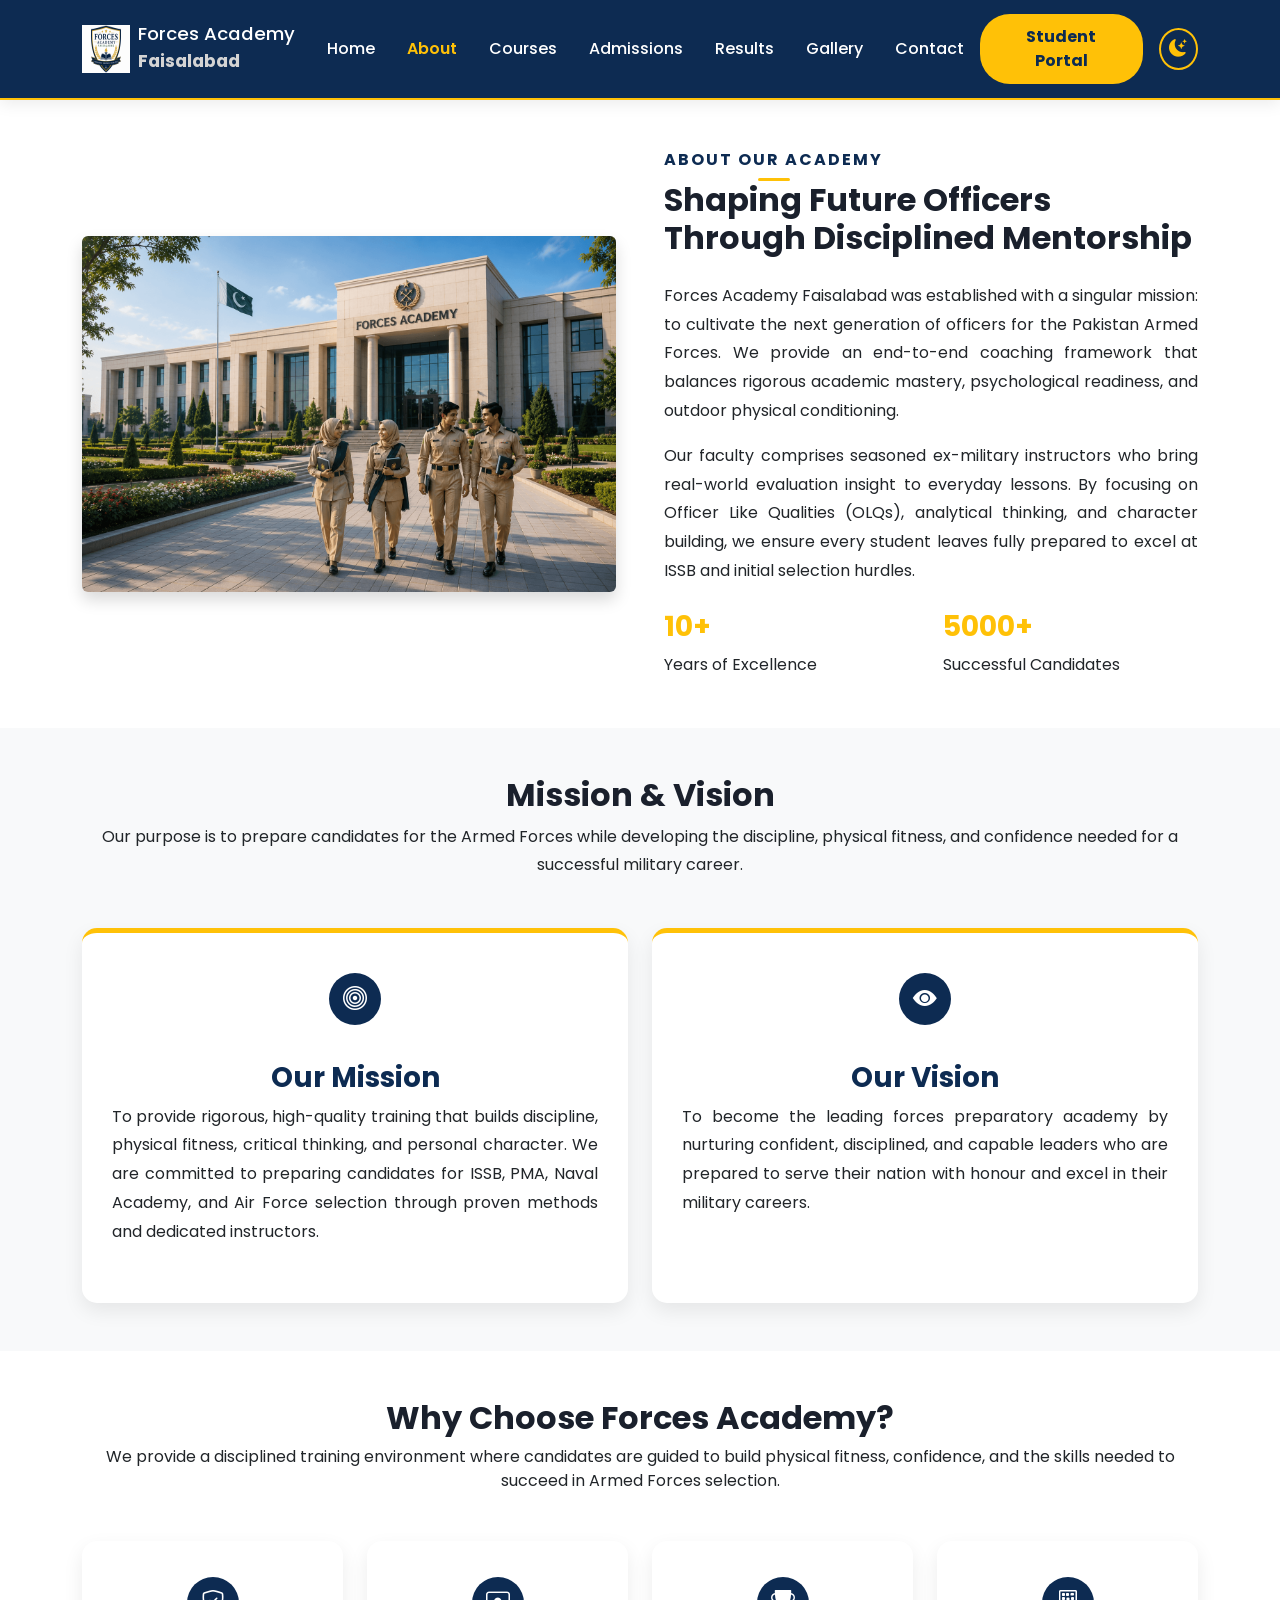
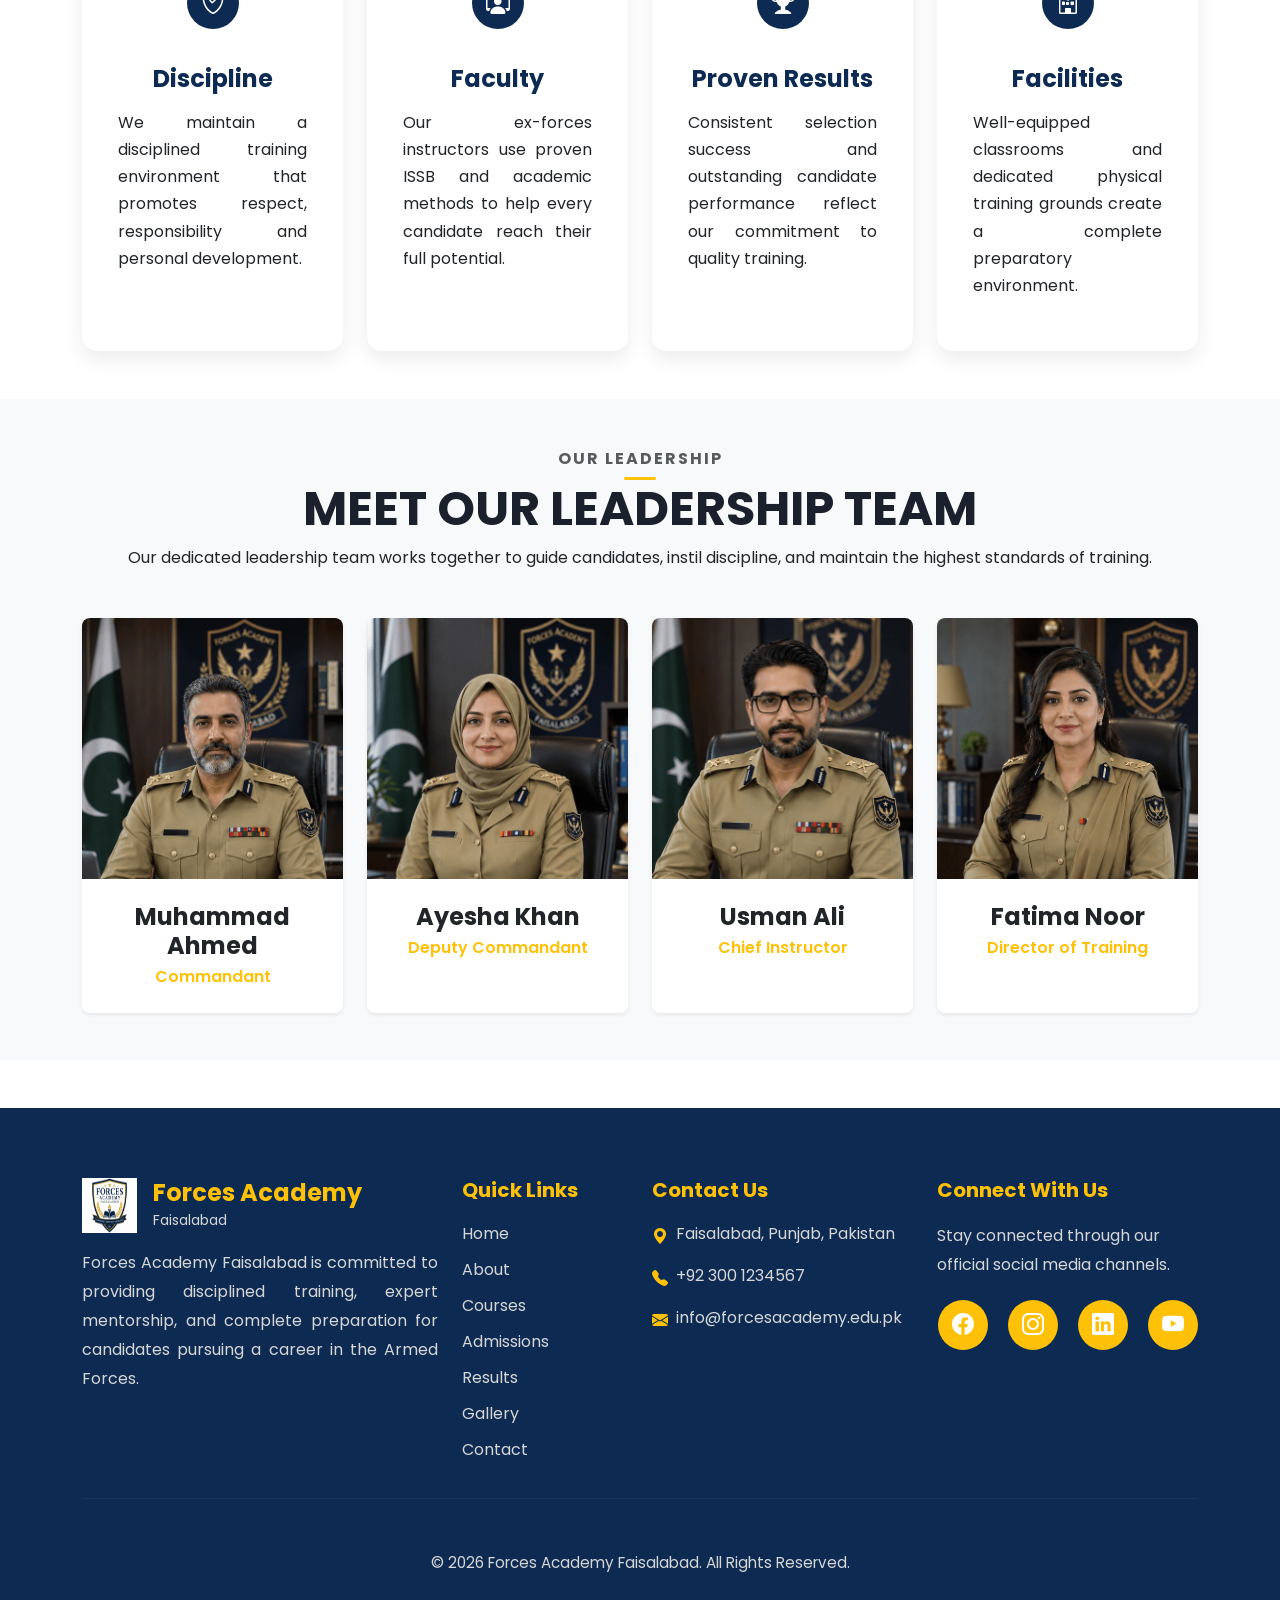
<file: about.html>
<!DOCTYPE html>
<html lang="en">

<head>
    <meta charset="UTF-8">
    <meta name="viewport" content="width=device-width, initial-scale=1.0">

<link rel="icon" type="image/svg+xml" href="images/favicon.svg">
    <title>About | Forces Academy Faisalabad</title>
<meta name="description" content="Learn about Forces Academy Faisalabad's mission, vision, and experienced ex-military faculty dedicated to preparing future officers for the Armed Forces.">
<meta name="keywords" content="Forces Academy Faisalabad, about forces academy, ex-forces instructors Faisalabad, ISSB training institute, mission and vision military academy">
<meta property="og:title" content="About | Forces Academy Faisalabad">
<meta property="og:description" content="Learn about Forces Academy Faisalabad's mission, vision, and experienced ex-military leadership team.">
<meta property="og:type" content="website">
<meta property="og:image" content="images/logo.png">

    <!-- Bootstrap CSS -->
    <link href="https://cdn.jsdelivr.net/npm/bootstrap@5.3.7/dist/css/bootstrap.min.css" rel="stylesheet">
    <link rel="stylesheet" href="https://cdn.jsdelivr.net/npm/bootstrap-icons@1.13.1/font/bootstrap-icons.min.css">
    
    <!-- AOS Animation Library CSS -->
    <link href="https://unpkg.com/aos@2.3.1/dist/aos.css" rel="stylesheet">

    <!-- Custom CSS -->
    <link rel="stylesheet" href="css/style.css">
</head>

<body>

    <!-- Navbar -->
    <nav class="navbar navbar-expand-lg sticky-top" id="navbar">
        <div class="container">

            <a class="navbar-brand d-flex align-items-center" href="index.html">
                <img src="images/logo.png" width="48" height="48" alt="Logo" class="me-2">
                <div>
                    <h5 class="mb-0">Forces Academy</h5>
                    <small>Faisalabad</small>
                </div>
            </a>

            <button class="navbar-toggler"
                type="button"
                data-bs-toggle="collapse"
                data-bs-target="#navigation">

                <span class="navbar-toggler-icon"></span>

            </button>

            <div class="collapse navbar-collapse" id="navigation">

                <ul class="navbar-nav mx-auto">

                    <li class="nav-item"><a class="nav-link" href="index.html">Home</a></li>
                    <li class="nav-item"><a class="nav-link active" href="about.html">About</a></li>
                    <li class="nav-item"><a class="nav-link" href="courses.html">Courses</a></li>
                    <li class="nav-item"><a class="nav-link" href="admissions.html">Admissions</a></li>
                    <li class="nav-item"><a class="nav-link" href="results.html">Results</a></li>
                    <li class="nav-item"><a class="nav-link" href="gallery.html">Gallery</a></li>
                    <li class="nav-item"><a class="nav-link" href="contact.html">Contact</a></li>

                </ul>

                <a href="https://forces-academy-lms.infinityfree.io" class="btn portal-btn">
                    Student Portal
                </a>
              
<button class="btn theme-toggle-btn ms-3" id="themeToggle" aria-label="Toggle dark mode">
    <i class="bi bi-moon-stars-fill" id="themeIcon"></i>
</button>
            </div>

        </div>
    </nav>


    <!-- Academy Overview -->
    <section class="py-5" id="academy-overview">
        <div class="container">

            <div class="row align-items-center g-5">

                <div class="col-lg-6" data-aos="fade-up">
                    <img src="images/about-academy.png"
                         alt="Forces Academy Building"
                         class="img-fluid rounded shadow">
                </div>

                <div class="col-lg-6" data-aos="fade-up" data-aos-delay="100">

                    <span class="section-subtitle">ABOUT OUR ACADEMY</span>

                    <h2 class="fw-bold mb-4">
                        Shaping Future Officers Through Disciplined Mentorship
                    </h2>

                    <p class="text-muted justify-text">
                        Forces Academy Faisalabad was established with a singular mission: to cultivate 
                        the next generation of officers for the Pakistan Armed Forces. We provide an end-to-end 
                        coaching framework that balances rigorous academic mastery, psychological readiness, 
                        and outdoor physical conditioning.
                    </p>

                    <p class="text-muted justify-text">
                        Our faculty comprises seasoned ex-military instructors who bring real-world evaluation 
                        insight to everyday lessons. By focusing on Officer Like Qualities (OLQs), analytical thinking, 
                        and character building, we ensure every student leaves fully prepared to excel at ISSB and 
                        initial selection hurdles.
                    </p>

                    <div class="row mt-4">

                        <div class="col-6">
                            <h3 class="text-warning fw-bold">10+</h3>
                            <p class="mb-0">Years of Excellence</p>
                        </div>

                        <div class="col-6">
                            <h3 class="text-warning fw-bold">5000+</h3>
                            <p class="mb-0">Successful Candidates</p>
                        </div>

                    </div>

                </div>

            </div>

        </div>
    </section>

    <!-- Mission & Vision -->
    <section id="mission-vision" class="py-5">
        <div class="container">

            <div class="text-center mb-5" data-aos="fade-up">
                <h2 class="fw-bold">Mission & Vision</h2>
                <p class="text-muted">
                    Our purpose is to prepare candidates for the Armed Forces while
                    developing the discipline, physical fitness, and confidence needed
                    for a successful military career.
                </p>
            </div>

            <div class="row g-4">

                <!-- Mission -->
                <div class="col-lg-6" data-aos="fade-up" data-aos-delay="100">

                    <div class="mission-card h-100">

                        <div class="icon-box">
                            <i class="bi bi-bullseye"></i>
                        </div>

                        <h3 class="fw-bold mt-3">Our Mission</h3>

                        <p class="justify-text">
                            To provide rigorous, high-quality training that builds
                            discipline, physical fitness, critical thinking, and personal
                            character. We are committed to preparing candidates for ISSB,
                            PMA, Naval Academy, and Air Force selection through proven
                            methods and dedicated instructors.
                        </p>

                    </div>

                </div>

                <!-- Vision -->
                <div class="col-lg-6" data-aos="fade-up" data-aos-delay="200">

                    <div class="vision-card h-100">

                        <div class="icon-box">
                            <i class="bi bi-eye-fill"></i>
                        </div>

                        <h3 class="fw-bold mt-3">Our Vision</h3>

                        <p class="justify-text">
                            To become the leading forces preparatory academy by nurturing
                            confident, disciplined, and capable leaders who are prepared
                            to serve their nation with honour and excel in their military
                            careers.
                        </p>

                    </div>

                </div>

            </div>

        </div>
    </section>


    <!-- Why Choose Us -->
    <section id="why-choose-us" class="py-5">
        <div class="container">

            <div class="text-center mb-5" data-aos="fade-up">
                <h2 class="fw-bold">Why Choose Forces Academy?</h2>
                <p class="text-muted">
                    We provide a disciplined training environment where candidates are
                    guided to build physical fitness, confidence, and the skills needed
                    to succeed in Armed Forces selection.
                </p>
            </div>

            <div class="row g-4">

                <!-- Card 1 -->
                <div class="col-lg-3 col-md-6" data-aos="fade-up" data-aos-delay="100">
                    <div class="card feature-card h-100 text-center">

                        <div class="card-body">

                            <div class="feature-icon">
                                <i class="bi bi-shield-check"></i>
                            </div>

                            <h4 class="mt-3">Discipline</h4>

                            <p class="justify-text">
                                We maintain a disciplined training environment that
                                promotes respect, responsibility and personal development.
                            </p>

                        </div>

                    </div>
                </div>

                <!-- Card 2 -->
                <div class="col-lg-3 col-md-6" data-aos="fade-up" data-aos-delay="200">
                    <div class="card feature-card h-100 text-center">

                        <div class="card-body">

                            <div class="feature-icon">
                                <i class="bi bi-person-workspace"></i>
                            </div>

                            <h4 class="mt-3">Faculty</h4>

                            <p class="justify-text">
                                Our ex-forces instructors use proven ISSB and academic
                                methods to help every candidate reach their full potential.
                            </p>

                        </div>

                    </div>
                </div>

                <!-- Card 3 -->
                <div class="col-lg-3 col-md-6" data-aos="fade-up" data-aos-delay="300">
                    <div class="card feature-card h-100 text-center">

                        <div class="card-body">

                            <div class="feature-icon">
                                <i class="bi bi-trophy-fill"></i>
                            </div>

                            <h4 class="mt-3">Proven Results</h4>

                            <p class="justify-text">
                                Consistent selection success and outstanding candidate
                                performance reflect our commitment to quality training.
                            </p>

                        </div>

                    </div>
                </div>

                <!-- Card 4 -->
                <div class="col-lg-3 col-md-6" data-aos="fade-up" data-aos-delay="400">
                    <div class="card feature-card h-100 text-center">

                        <div class="card-body">

                            <div class="feature-icon">
                                <i class="bi bi-building"></i>
                            </div>

                            <h4 class="mt-3">Facilities</h4>

                            <p class="justify-text">
                                Well-equipped classrooms and dedicated physical training
                                grounds create a complete preparatory environment.
                            </p>

                        </div>

                    </div>
                </div>

            </div>

        </div>
    </section>

<!-- Faculty / Team Section -->
<section id="faculty" class="py-5 bg-light">
    <div class="container">

        <!-- Section Title -->
        <div class="text-center mb-5" data-aos="fade-up">
            <span class="section-subtitle text-uppercase text-muted fw-bold">Our Leadership</span>
            <h2 class="display-5 fw-bold">MEET OUR LEADERSHIP TEAM</h2>
              <p class="text-muted">
                    Our dedicated leadership team works together to guide candidates,
                    instil discipline, and maintain the highest standards of training.
                </p>
        </div>

        <!-- Faculty Grid -->
        <div class="row g-4 justify-content-center">

            <!-- Member 1 -->
            <div class="col-xl-3 col-lg-4 col-md-6" data-aos="fade-up" data-aos-delay="100">
                <div class="card faculty-card border-0 shadow-sm h-100 rounded-3 overflow-hidden">
                    <div class="faculty-img-wrapper">
                        <img src="images/commandant.png" 
                             class="card-img-top img-fluid faculty-img" 
                             alt="Muhammad Ahmed - Commandant" 
                             loading="lazy">
                    </div>
                    <div class="card-body text-center p-4">
                        <h4 class="fw-bold mb-1 card-title text-dark">Muhammad Ahmed</h4>
                        <p class="text-warning fw-semibold mb-0">Commandant</p>
                    </div>
                </div>
            </div>

            <!-- Member 2 -->
            <div class="col-xl-3 col-lg-4 col-md-6" data-aos="fade-up" data-aos-delay="200">
                <div class="card faculty-card border-0 shadow-sm h-100 rounded-3 overflow-hidden">
                    <div class="faculty-img-wrapper">
                        <img src="images/deputy-commandant.png" 
                             class="card-img-top img-fluid faculty-img" 
                             alt="Ayesha Khan - Deputy Commandant" 
                             loading="lazy">
                    </div>
                    <div class="card-body text-center p-4">
                        <h4 class="fw-bold mb-1 card-title text-dark">Ayesha Khan</h4>
                        <p class="text-warning fw-semibold mb-0">Deputy Commandant</p>
                    </div>
                </div>
            </div>

            <!-- Member 3 -->
            <div class="col-xl-3 col-lg-4 col-md-6" data-aos="fade-up" data-aos-delay="300">
                <div class="card faculty-card border-0 shadow-sm h-100 rounded-3 overflow-hidden">
                    <div class="faculty-img-wrapper">
                        <img src="images/chief.png" 
                             class="card-img-top img-fluid faculty-img" 
                             alt="Usman Ali - Chief Instructor" 
                             loading="lazy">
                    </div>
                    <div class="card-body text-center p-4">
                        <h4 class="fw-bold mb-1 card-title text-dark">Usman Ali</h4>
                        <p class="text-warning fw-semibold mb-0">Chief Instructor</p>
                    </div>
                </div>
            </div>

            <!-- Member 4 -->
            <div class="col-xl-3 col-lg-4 col-md-6" data-aos="fade-up" data-aos-delay="400">
                <div class="card faculty-card border-0 shadow-sm h-100 rounded-3 overflow-hidden">
                    <div class="faculty-img-wrapper">
                        <img src="images/director.png" 
                             class="card-img-top img-fluid faculty-img" 
                             alt="Fatima Noor - Director of Training" 
                             loading="lazy">
                    </div>
                    <div class="card-body text-center p-4">
                        <h4 class="fw-bold mb-1 card-title text-dark">Fatima Noor</h4>
                        <p class="text-warning fw-semibold mb-0">Director of Training</p>
                    </div>
                </div>
            </div>

        </div>
    </div>
</section>
  <!-- Footer Section -->
    <footer class="academy-footer mt-5">

        <div class="container">

            <div class="row gy-4">

                <div class="col-lg-4 col-md-6">

                    <div class="d-flex align-items-center mb-3">

                        <img src="images/logo.png"
                             alt="Forces Academy Logo"
                             width="55"
                             height="55"
                             class="me-3">

                        <div>

                            <h4 class="mb-0">Forces Academy</h4>

                            <small>Faisalabad</small>

                        </div>

                    </div>

                    <p class="justify-text">

                        Forces Academy Faisalabad is committed to providing
                        disciplined training, expert mentorship, and complete
                        preparation for candidates pursuing a career in the
                        Armed Forces.

                    </p>

                </div>

                <div class="col-lg-2 col-md-6">

                    <h5>Quick Links</h5>

                    <ul class="list-unstyled footer-links">

                        <li><a href="index.html">Home</a></li>

                        <li><a href="about.html">About</a></li>

                        <li><a href="courses.html">Courses</a></li>

                        <li><a href="admissions.html">Admissions</a></li>

                        <li><a href="results.html">Results</a></li>

                        <li><a href="gallery.html">Gallery</a></li>

                        <li><a href="contact.html">Contact</a></li>

                    </ul>

                </div>

                <div class="col-lg-3 col-md-6">

                    <h5>Contact Us</h5>

                    <ul class="list-unstyled contact-info">

                        <li>

                            <i class="bi bi-geo-alt-fill me-2"></i>

                            Faisalabad, Punjab, Pakistan

                        </li>

                        <li>

                            <i class="bi bi-telephone-fill me-2"></i>

                            +92 300 1234567

                        </li>

                        <li>

                            <i class="bi bi-envelope-fill me-2"></i>

                            info@forcesacademy.edu.pk

                        </li>

                    </ul>

                </div>

                <div class="col-lg-3 col-md-6">

                    <h5>Connect With Us</h5>

                    <p>

                        Stay connected through our official social media channels.

                    </p>

                    <div class="social-icons">

                        <a href="#" aria-label="Facebook">
                            <i class="bi bi-facebook"></i>
                        </a>

                        <a href="#" aria-label="Instagram">
                            <i class="bi bi-instagram"></i>
                        </a>

                        <a href="#" aria-label="LinkedIn">
                            <i class="bi bi-linkedin"></i>
                        </a>

                        <a href="#" aria-label="YouTube">
                            <i class="bi bi-youtube"></i>
                        </a>

                    </div>

                </div>

            </div>

            <hr class="my-4">

            <div class="text-center pt-3">

                <p class="mb-0 copyright">
                    © <span id="currentYear"></span> Forces Academy Faisalabad. All Rights Reserved.
                </p>

            </div>

        </div>

    </footer>

    <!-- Bootstrap JS -->
    <script src="https://cdn.jsdelivr.net/npm/bootstrap@5.3.7/dist/js/bootstrap.bundle.min.js"></script>

    <!-- AOS Animation Library JS -->
    <script src="https://unpkg.com/aos@2.3.1/dist/aos.js"></script>
    <script>
        AOS.init({
            duration: 800,
            once: true
        });
    </script>

    <!-- Custom JS -->
    <script src="js/main.js"></script>

    <!-- Back to Top Button -->
    <button id="backToTop" aria-label="Back to Top">
        <i class="bi bi-arrow-up"></i>
    </button>

</body>
</html>
</file>
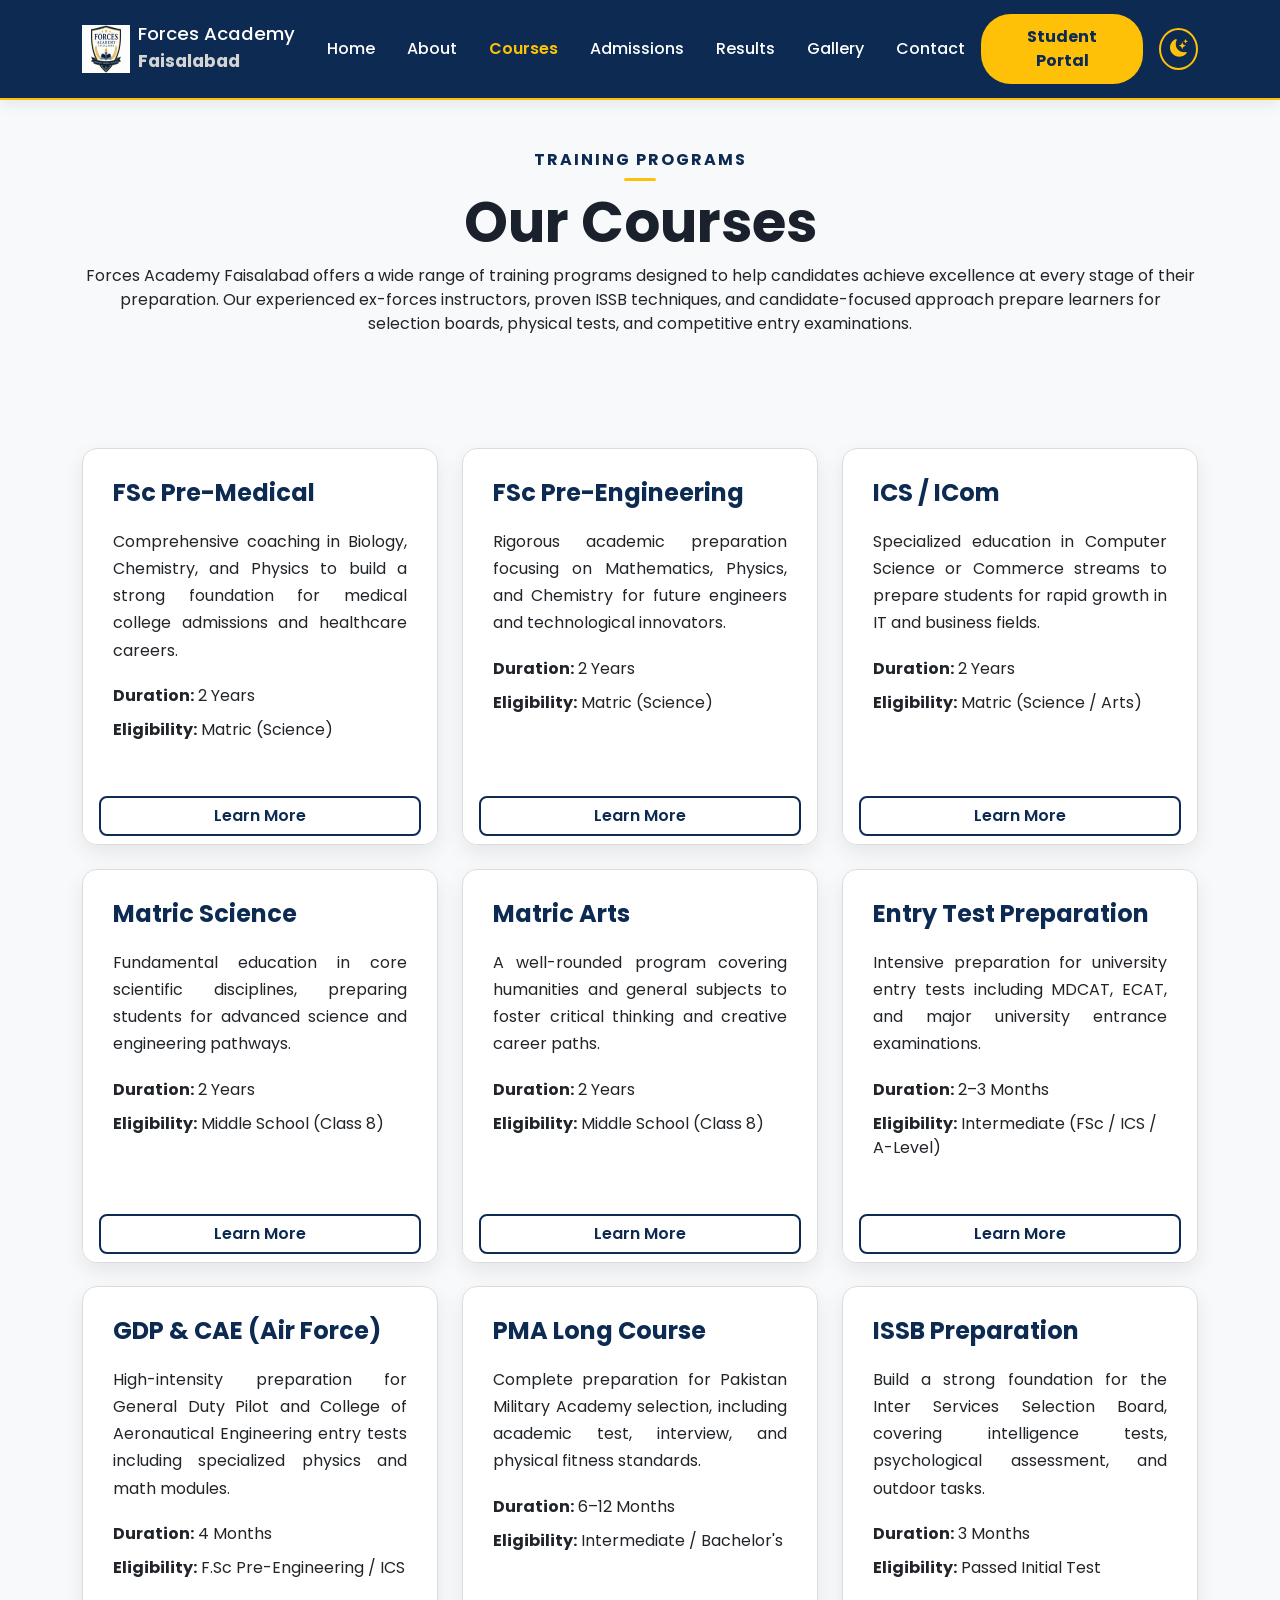
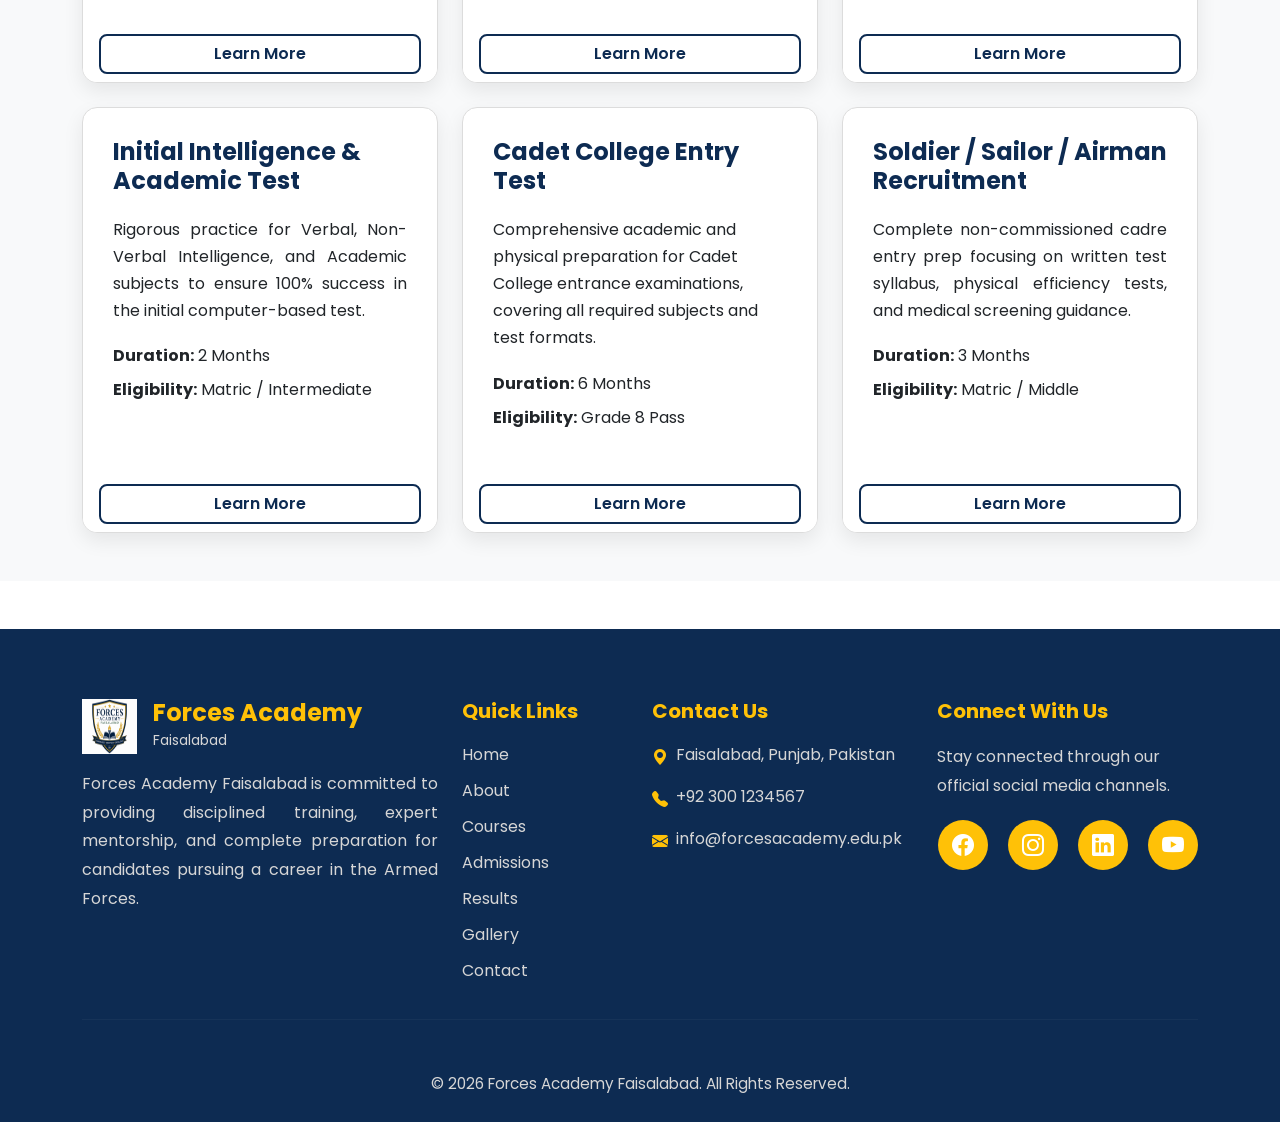
<file: courses.html>
<!DOCTYPE html>
<html lang="en">

<head>
    <meta charset="UTF-8">
    <meta name="viewport" content="width=device-width, initial-scale=1.0">
 <link rel="icon" type="image/svg+xml" href="images/favicon.svg">
    <title>Courses | Forces Academy Faisalabad</title>

<meta name="description" content="Explore Forces Academy Faisalabad's training programs, including FSc, ISSB, PMA, Cadet College and Armed Forces entry test preparation courses.">
<meta name="keywords" content="FSc Pre-Medical Faisalabad, FSc Pre-Engineering, ISSB preparation course, PMA long course, Cadet College entry test coaching, Pakistan Air Force GDP CAE, entry test preparation Faisalabad">
<meta property="og:title" content="Courses | Forces Academy Faisalabad">
<meta property="og:description" content="Explore training programs including FSc, ISSB, PMA, and Cadet College entry test preparation.">
<meta property="og:type" content="website">
<meta property="og:image" content="images/logo.png">
    <!-- Bootstrap CSS -->
    <link href="https://cdn.jsdelivr.net/npm/bootstrap@5.3.7/dist/css/bootstrap.min.css" rel="stylesheet">
    <link rel="stylesheet" href="https://cdn.jsdelivr.net/npm/bootstrap-icons@1.13.1/font/bootstrap-icons.min.css">
    
    <!-- AOS Animation Library CSS -->
    <link href="https://unpkg.com/aos@2.3.1/dist/aos.css" rel="stylesheet">

    <!-- Custom CSS -->
    <link rel="stylesheet" href="css/style.css">
</head>

<body>

    <!-- Navbar -->
    <nav class="navbar navbar-expand-lg sticky-top" id="navbar">
        <div class="container">

            <a class="navbar-brand d-flex align-items-center" href="index.html">
                <img src="images/logo.png" width="48" height="48" alt="Logo" class="me-2">
                <div>
                    <h5 class="mb-0">Forces Academy</h5>
                    <small>Faisalabad</small>
                </div>
            </a>

            <button class="navbar-toggler"
                type="button"
                data-bs-toggle="collapse"
                data-bs-target="#navigation">

                <span class="navbar-toggler-icon"></span>

            </button>

            <div class="collapse navbar-collapse" id="navigation">

                <ul class="navbar-nav mx-auto">

                    <li class="nav-item"><a class="nav-link" href="index.html">Home</a></li>
                    <li class="nav-item"><a class="nav-link" href="about.html">About</a></li>
                    <li class="nav-item"><a class="nav-link active" href="courses.html">Courses</a></li>
                    <li class="nav-item"><a class="nav-link" href="admissions.html">Admissions</a></li>
                    <li class="nav-item"><a class="nav-link" href="results.html">Results</a></li>
                    <li class="nav-item"><a class="nav-link" href="gallery.html">Gallery</a></li>
                    <li class="nav-item"><a class="nav-link" href="contact.html">Contact</a></li>

                </ul>

                <a href="https://forces-academy-lms.infinityfree.io" class="btn portal-btn">
                    Student Portal
                </a>
<button class="btn theme-toggle-btn ms-3" id="themeToggle" aria-label="Toggle dark mode">
    <i class="bi bi-moon-stars-fill" id="themeIcon"></i>
</button>
            </div>

        </div>
    </nav>

    <!-- Courses Header -->
    <section id="courses-header" class="py-5">
        <div class="container" data-aos="fade-up">

            <div class="text-center">

                <span class="section-subtitle">TRAINING PROGRAMS</span>

                <h1 class="display-4 fw-bold mt-2">
                    Our Courses
                </h1>
<p class="text-muted mx-auto">
                    Forces Academy Faisalabad offers a wide range of training programs
                    designed to help candidates achieve excellence at every stage of
                    their preparation. Our experienced ex-forces instructors, proven
                    ISSB techniques, and candidate-focused approach prepare learners
                    for selection boards, physical tests, and competitive entry
                    examinations.
                </p>

            </div>

        </div>
    </section>

    <!-- Courses Section -->
    <section id="courses" class="py-5">

        <div class="container">

            <div class="row g-4">

             
          <!-- Course 1 -->
<div class="col-lg-4 col-md-6" data-aos="fade-up" data-aos-delay="100">
    <div class="card course-card h-100">
        <div class="card-body">
            <h4 class="card-title">FSc Pre-Medical</h4>
            <p class="card-text justify-text">
                Comprehensive coaching in Biology, Chemistry, and Physics to build a strong foundation for medical college admissions and healthcare careers.
            </p>
            <ul class="list-unstyled course-details">
                <li><strong>Duration:</strong> 2 Years</li>
                <li><strong>Eligibility:</strong> Matric (Science)</li>
            </ul>
        </div>
        <div class="card-footer bg-white border-0">
            <a href="#" class="btn btn-warning w-100"> Learn More </a>
        </div>
    </div>
</div>

<!-- Course 2-->
<div class="col-lg-4 col-md-6" data-aos="fade-up" data-aos-delay="200">
    <div class="card course-card h-100">
        <div class="card-body">
            <h4 class="card-title">FSc Pre-Engineering</h4>
            <p class="card-text justify-text">
                Rigorous academic preparation focusing on Mathematics, Physics, and Chemistry for future engineers and technological innovators.
            </p>
            <ul class="list-unstyled course-details">
                <li><strong>Duration:</strong> 2 Years</li>
                <li><strong>Eligibility:</strong> Matric (Science)</li>
            </ul>
        </div>
        <div class="card-footer bg-white border-0">
            <a href="#" class="btn btn-warning w-100"> Learn More </a>
        </div>
    </div>
</div>

<!-- Course 3 -->
<div class="col-lg-4 col-md-6" data-aos="fade-up" data-aos-delay="300">
    <div class="card course-card h-100">
        <div class="card-body">
            <h4 class="card-title">ICS / ICom</h4>
            <p class="card-text justify-text">
                Specialized education in Computer Science or Commerce streams to prepare students for rapid growth in IT and business fields.
            </p>
            <ul class="list-unstyled course-details">
                <li><strong>Duration:</strong> 2 Years</li>
                <li><strong>Eligibility:</strong> Matric (Science / Arts)</li>
            </ul>
        </div>
        <div class="card-footer bg-white border-0">
            <a href="#" class="btn btn-warning w-100"> Learn More </a>
        </div>
    </div>
</div>

<!-- Course 4 -->
<div class="col-lg-4 col-md-6" data-aos="fade-up" data-aos-delay="100">
    <div class="card course-card h-100">
        <div class="card-body">
            <h4 class="card-title">Matric Science</h4>
            <p class="card-text justify-text">
                Fundamental education in core scientific disciplines, preparing students for advanced science and engineering pathways.
            </p>
            <ul class="list-unstyled course-details">
                <li><strong>Duration:</strong> 2 Years</li>
                <li><strong>Eligibility:</strong> Middle School (Class 8)</li>
            </ul>
        </div>
        <div class="card-footer bg-white border-0">
            <a href="#" class="btn btn-warning w-100"> Learn More </a>
        </div>
    </div>
</div>

<!-- Course 5 -->
<div class="col-lg-4 col-md-6" data-aos="fade-up" data-aos-delay="200">
    <div class="card course-card h-100">
        <div class="card-body">
            <h4 class="card-title">Matric Arts</h4>
            <p class="card-text justify-text">
                A well-rounded program covering humanities and general subjects to foster critical thinking and creative career paths.
            </p>
            <ul class="list-unstyled course-details">
                <li><strong>Duration:</strong> 2 Years</li>
                <li><strong>Eligibility:</strong> Middle School (Class 8)</li>
            </ul>
        </div>
        <div class="card-footer bg-white border-0">
            <a href="#" class="btn btn-warning w-100"> Learn More </a>
        </div>
    </div>
</div>

<!-- Course 6 -->
<div class="col-lg-4 col-md-6" data-aos="fade-up" data-aos-delay="300">
    <div class="card course-card h-100">
        <div class="card-body">
            <h4 class="card-title">Entry Test Preparation</h4>
            <p class="card-text justify-text">
                Intensive preparation for university entry tests including MDCAT, ECAT, and major university entrance examinations.
            </p>
            <ul class="list-unstyled course-details">
                <li><strong>Duration:</strong> 2–3 Months</li>
                <li><strong>Eligibility:</strong> Intermediate (FSc / ICS / A-Level)</li>
            </ul>
        </div>
        <div class="card-footer bg-white border-0">
            <a href="#" class="btn btn-warning w-100"> Learn More </a>
        </div>
    </div>
</div>
  
     <!-- Course 7 -->
                <div class="col-lg-4 col-md-6" data-aos="fade-up" data-aos-delay="200">

                    <div class="card course-card h-100">

                        <div class="card-body">

                            <h4 class="card-title">GDP & CAE (Air Force)</h4>

                            <p class="card-text justify-text">
                                High-intensity preparation for General Duty Pilot and College of Aeronautical 
                                Engineering entry tests including specialized physics and math modules.
                            </p>

                            <ul class="list-unstyled course-details">

                                <li><strong>Duration:</strong> 4 Months</li>

                                <li><strong>Eligibility:</strong> F.Sc Pre-Engineering / ICS</li>

                            </ul>

                        </div>

                        <div class="card-footer bg-white border-0">

                            <a href="#" class="btn btn-warning w-100">
                                Learn More
                            </a>

                        </div>

                    </div>

                </div>
                <!-- Course 8-->
                <div class="col-lg-4 col-md-6" data-aos="fade-up" data-aos-delay="200">

                    <div class="card course-card h-100">

                        <div class="card-body">

                            <h4 class="card-title">PMA Long Course</h4>

                            <p class="card-text justify-text">
                                Complete preparation for Pakistan Military Academy
                                selection, including academic test, interview, and
                                physical fitness standards.
                            </p>

                            <ul class="list-unstyled course-details">

                                <li><strong>Duration:</strong> 6–12 Months</li>

                                <li><strong>Eligibility:</strong> Intermediate / Bachelor's</li>

                            </ul>

                        </div>

                        <div class="card-footer bg-white border-0">

                            <a href="#" class="btn btn-warning w-100">
                                Learn More
                            </a>

                        </div>

                    </div>

                </div>

                <!-- Course 9 -->
                <div class="col-lg-4 col-md-6" data-aos="fade-up" data-aos-delay="300">

                    <div class="card course-card h-100">

                        <div class="card-body">

                            <h4 class="card-title">ISSB Preparation</h4>

                            <p class="card-text justify-text">
                                Build a strong foundation for the Inter Services
                                Selection Board, covering intelligence tests,
                                psychological assessment, and outdoor tasks.
                            </p>

                            <ul class="list-unstyled course-details">

                                <li><strong>Duration:</strong> 3 Months</li>

                                <li><strong>Eligibility:</strong> Passed Initial Test</li>

                            </ul>

                        </div>

                        <div class="card-footer bg-white border-0">

                            <a href="#" class="btn btn-warning w-100">
                                Learn More
                            </a>

                        </div>

                    </div>

                </div>


                <!-- Course 10 -->
                <div class="col-lg-4 col-md-6" data-aos="fade-up" data-aos-delay="100">

                    <div class="card course-card h-100">

                        <div class="card-body">

                            <h4 class="card-title">Initial Intelligence & Academic Test</h4>

                            <p class="card-text justify-text">
                                Rigorous practice for Verbal, Non-Verbal Intelligence, and Academic 
                                subjects to ensure 100% success in the initial computer-based test.
                            </p>

                            <ul class="list-unstyled course-details">

                                <li><strong>Duration:</strong> 2 Months</li>

                                <li><strong>Eligibility:</strong> Matric / Intermediate</li>

                            </ul>

                        </div>

                        <div class="card-footer bg-white border-0">

                            <a href="#" class="btn btn-warning w-100">
                                Learn More
                            </a>

                        </div>

                    </div>

                </div>

            <!-- Course 11 -->
                <div class="col-lg-4 col-md-6" data-aos="fade-up" data-aos-delay="100">

                    <div class="card course-card h-100">

                        <div class="card-body">

                            <h4 class="card-title">Cadet College Entry Test</h4>

                            <p class="card-text">
                                Comprehensive academic and physical preparation for
                                Cadet College entrance examinations, covering all
                                required subjects and test formats.
                            </p>

                            <ul class="list-unstyled course-details">

                                <li><strong>Duration:</strong> 6 Months</li>

                                <li><strong>Eligibility:</strong> Grade 8 Pass</li>

                            </ul>

                        </div>

                        <div class="card-footer bg-white border-0">

                            <a href="#" class="btn btn-warning w-100">
                                Learn More
                            </a>

                        </div>

                    </div>

                </div>

                <!-- Course 12 -->
                <div class="col-lg-4 col-md-6" data-aos="fade-up" data-aos-delay="300">

                    <div class="card course-card h-100">

                        <div class="card-body">

                            <h4 class="card-title">Soldier / Sailor / Airman Recruitment</h4>

                            <p class="card-text justify-text">
                                Complete non-commissioned cadre entry prep focusing on written test syllabus, 
                                physical efficiency tests, and medical screening guidance.
                            </p>

                            <ul class="list-unstyled course-details">

                                <li><strong>Duration:</strong> 3 Months</li>

                                <li><strong>Eligibility:</strong> Matric / Middle</li>

                            </ul>

                        </div>

                        <div class="card-footer bg-white border-0">

                            <a href="#" class="btn btn-warning w-100">
                                Learn More
                            </a>

                        </div>

                    </div>

                </div>

            </div>

        </div>

    </section>

    <!-- Footer Section -->

    <footer class="academy-footer mt-5">

        <div class="container">

            <div class="row gy-4">

                <!-- Academy Information -->

                <div class="col-lg-4 col-md-6">

                    <div class="d-flex align-items-center mb-3">

                        <img src="images/logo.png"
                             alt="Forces Academy Logo"
                             width="55"
                             height="55"
                             class="me-3">

                        <div>

                            <h4 class="mb-0">Forces Academy</h4>

                            <small>Faisalabad</small>

                        </div>

                    </div>

                    <p class="justify-text">

                        Forces Academy Faisalabad is committed to providing
                        disciplined training, expert mentorship, and complete
                        preparation for candidates pursuing a career in the
                        Armed Forces.

                    </p>

                </div>

                <!-- Quick Links -->

                <div class="col-lg-2 col-md-6">

                    <h5>Quick Links</h5>

                    <ul class="list-unstyled footer-links">

                        <li><a href="index.html">Home</a></li>

                        <li><a href="about.html">About</a></li>

                        <li><a href="courses.html">Courses</a></li>

                        <li><a href="admissions.html">Admissions</a></li>

                        <li><a href="results.html">Results</a></li>

                        <li><a href="gallery.html">Gallery</a></li>

                        <li><a href="contact.html">Contact</a></li>

                    </ul>

                </div>

                <!-- Contact -->

                <div class="col-lg-3 col-md-6">

                    <h5>Contact Us</h5>

                    <ul class="list-unstyled contact-info">

                        <li>

                            <i class="bi bi-geo-alt-fill me-2"></i>

                            Faisalabad, Punjab, Pakistan

                        </li>

                        <li>

                            <i class="bi bi-telephone-fill me-2"></i>

                            +92 300 1234567

                        </li>

                        <li>

                            <i class="bi bi-envelope-fill me-2"></i>

                            info@forcesacademy.edu.pk

                        </li>

                    </ul>

                </div>

                <!-- Social Media -->

                <div class="col-lg-3 col-md-6">

                    <h5>Connect With Us</h5>

                    <p>

                        Stay connected through our official social media channels.

                    </p>

                    <div class="social-icons">

                        <a href="#" aria-label="Facebook">
                            <i class="bi bi-facebook"></i>
                        </a>

                        <a href="#" aria-label="Instagram">
                            <i class="bi bi-instagram"></i>
                        </a>

                        <a href="#" aria-label="LinkedIn">
                            <i class="bi bi-linkedin"></i>
                        </a>

                        <a href="#" aria-label="YouTube">
                            <i class="bi bi-youtube"></i>
                        </a>

                    </div>

                </div>

            </div>

            <hr class="my-4">

            <!-- Copyright -->

            <div class="text-center pt-3">

                <p class="mb-0 copyright">
                    © <span id="currentYear"></span> Forces Academy Faisalabad. All Rights Reserved.
                </p>

            </div>

        </div>

    </footer>

    <!-- Bootstrap JS -->
    <script src="https://cdn.jsdelivr.net/npm/bootstrap@5.3.7/dist/js/bootstrap.bundle.min.js"></script>

    <!-- AOS Animation Library JS -->
    <script src="https://unpkg.com/aos@2.3.1/dist/aos.js"></script>
    <script>
        AOS.init({
            duration: 800,
            once: true
        });
    </script>

    <!-- Custom JS -->
    <script src="js/main.js"></script>

    <!-- Back to Top Button -->

    <button id="backToTop" aria-label="Back to Top">

        <i class="bi bi-arrow-up"></i>

    </button>
</body>
</html>
</file>
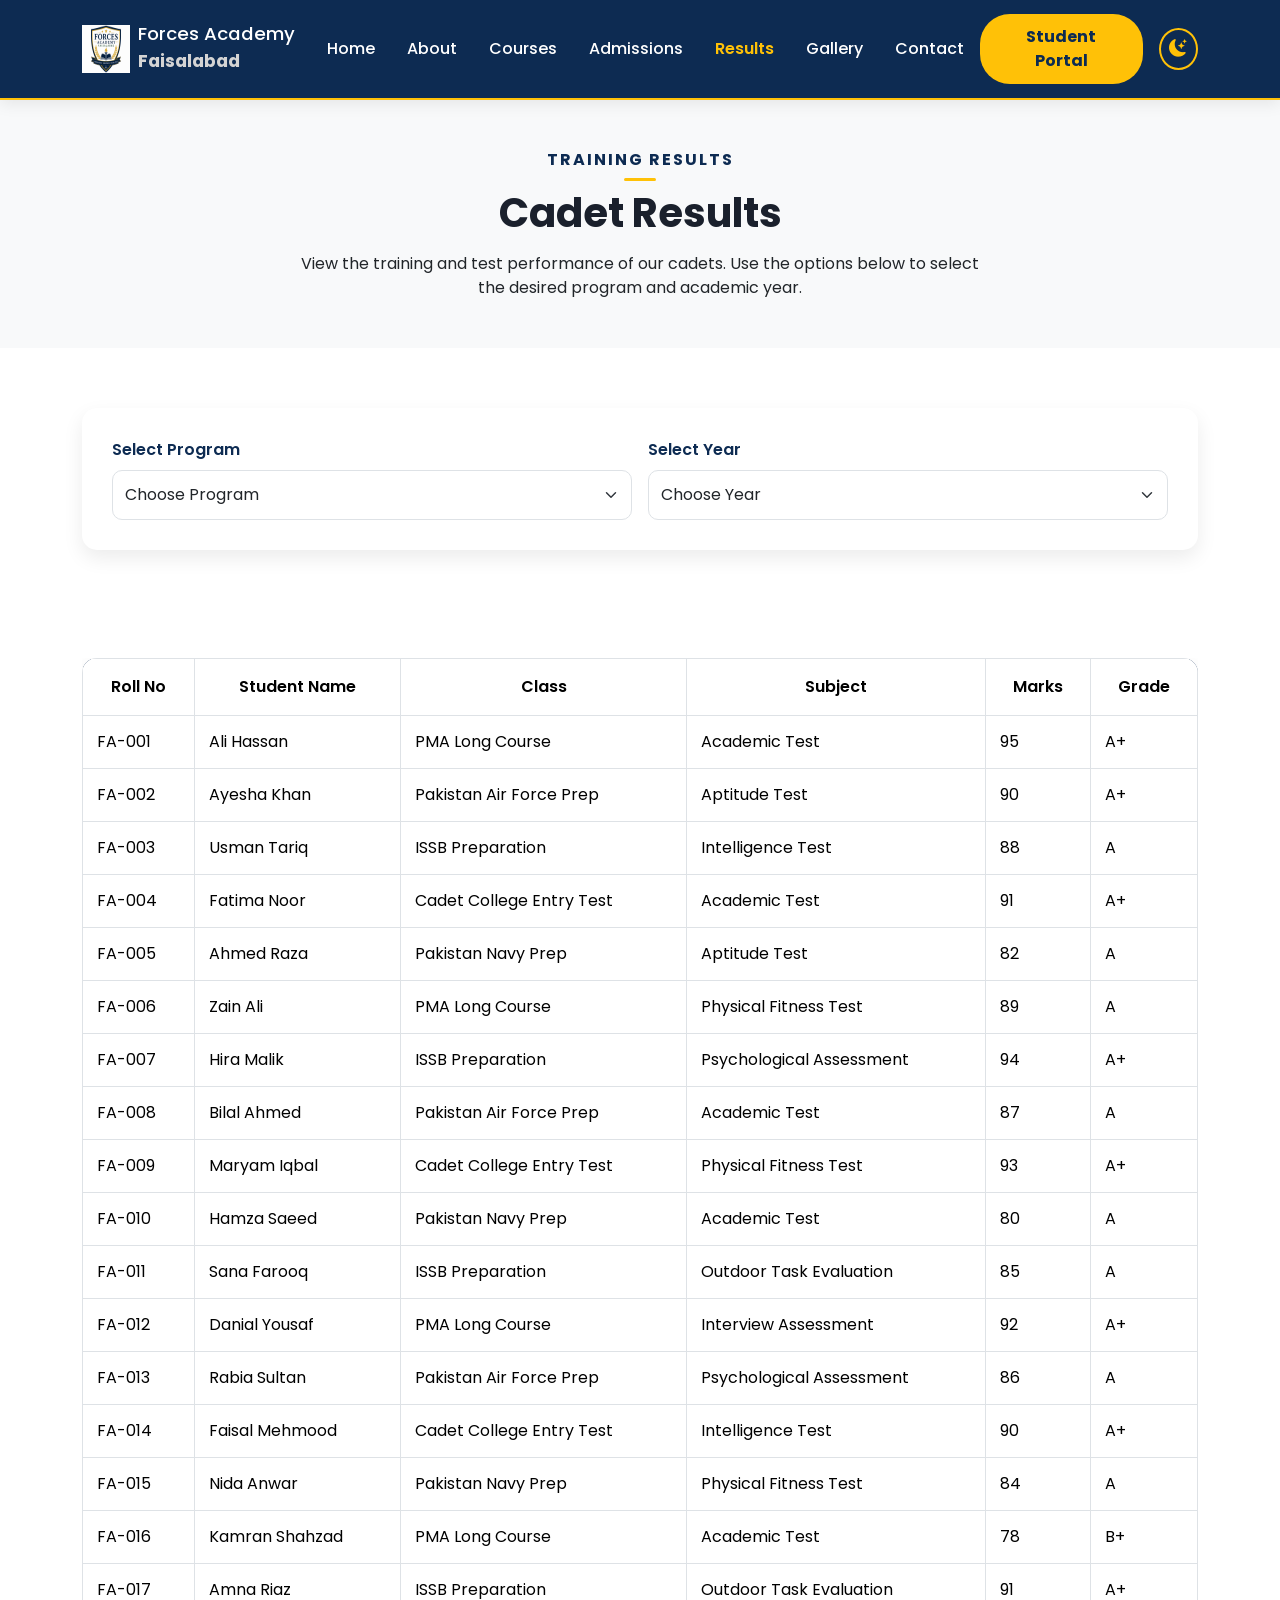
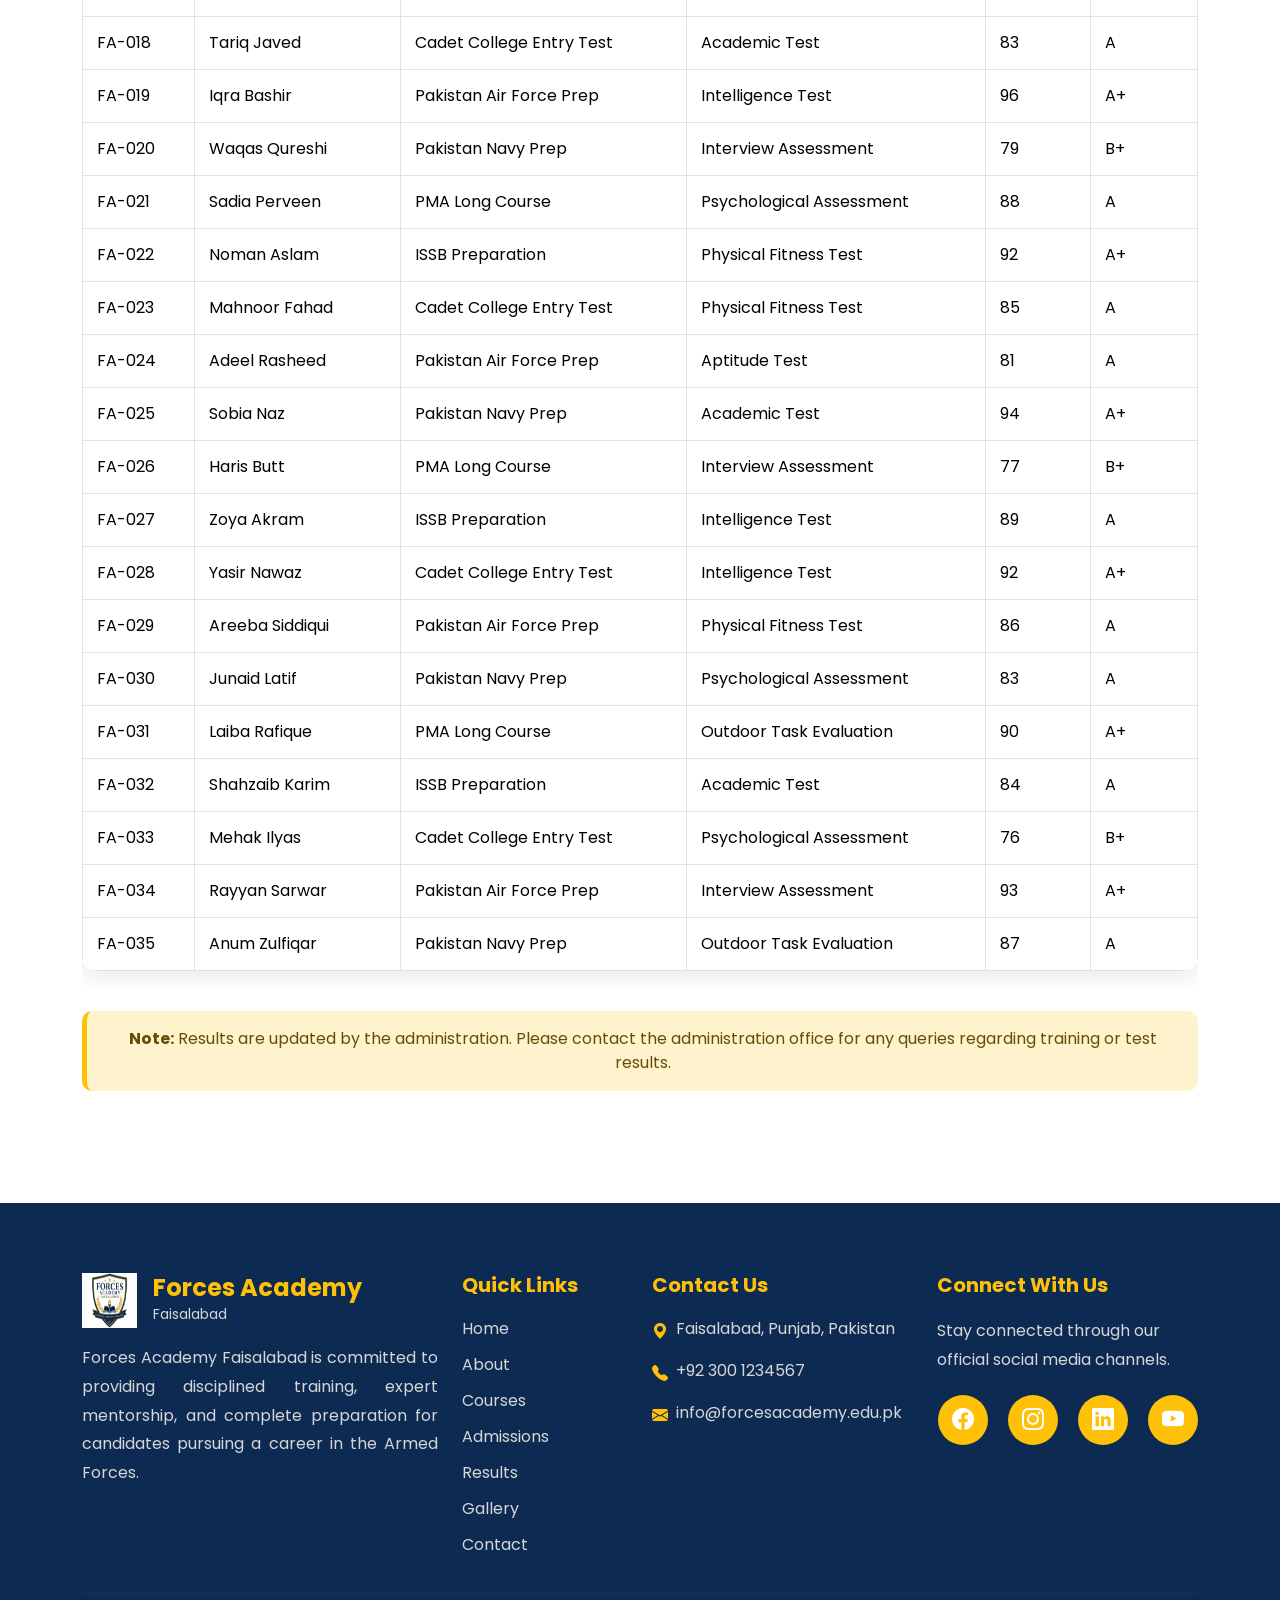
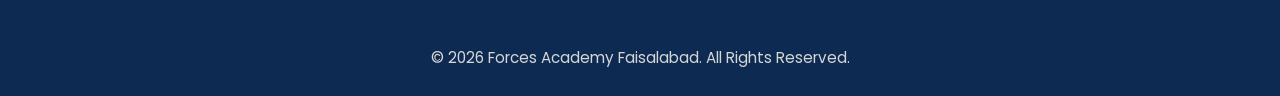
<file: results.html>
<!DOCTYPE html>
<html lang="en">

<head>
    <meta charset="UTF-8">
    <meta name="viewport" content="width=device-width, initial-scale=1.0">
<link rel="icon" type="image/svg+xml" href="images/favicon.svg">
    <title>Results | Forces Academy Faisalabad</title>

<meta name="description" content="Check Forces Academy Faisalabad cadet results by program and year, showcasing academic, physical fitness, and psychological test performance.">
<meta name="keywords" content="Forces Academy Faisalabad results, ISSB test results, PMA cadet results, Cadet College entry test results Faisalabad">
<meta property="og:title" content="Results | Forces Academy Faisalabad">
<meta property="og:description" content="View cadet training and test results by program and academic year.">
<meta property="og:type" content="website">
<meta property="og:image" content="images/logo.png">
    <!-- Bootstrap CSS -->
    <link href="https://cdn.jsdelivr.net/npm/bootstrap@5.3.7/dist/css/bootstrap.min.css" rel="stylesheet">
    <link rel="stylesheet" href="https://cdn.jsdelivr.net/npm/bootstrap-icons@1.13.1/font/bootstrap-icons.min.css">
    <!-- Custom CSS -->
    <link rel="stylesheet" href="css/style.css">
    <script>// ===== DARK / LIGHT MODE TOGGLE =====
function initThemeToggle() {
    const themeToggleBtn = document.getElementById('themeToggle');
    const themeIcon = document.getElementById('themeIcon');
    const rootHtml = document.documentElement;

    if (!themeToggleBtn) {
        console.warn('Theme toggle button not found on this page.');
        return;
    }

    const savedTheme = localStorage.getItem('forces-academy-theme');
    if (savedTheme === 'dark') {
        rootHtml.classList.add('dark-mode');
        updateIcon(true);
    }

    themeToggleBtn.addEventListener('click', function () {
        const isDark = rootHtml.classList.toggle('dark-mode');
        localStorage.setItem('forces-academy-theme', isDark ? 'dark' : 'light');
        updateIcon(isDark);
    });

    function updateIcon(isDark) {
        if (!themeIcon) return;
        themeIcon.classList.toggle('bi-moon-stars-fill', !isDark);
        themeIcon.classList.toggle('bi-sun-fill', isDark);
    }
}

// Works whether DOM is already ready or not
if (document.readyState === 'loading') {
    document.addEventListener('DOMContentLoaded', initThemeToggle);
} else {
    initThemeToggle();
}
</script>
</head>

<body>

    <!-- Navbar -->
    <nav class="navbar navbar-expand-lg sticky-top" id="navbar">
        <div class="container">

            <a class="navbar-brand d-flex align-items-center" href="index.html">
                <img src="images/logo.png" width="48" height="48" alt="Logo" class="me-2">
                <div>
                    <h5 class="mb-0">Forces Academy</h5>
                    <small>Faisalabad</small>
                </div>
            </a>

            <button class="navbar-toggler"
                type="button"
                data-bs-toggle="collapse"
                data-bs-target="#navigation">

                <span class="navbar-toggler-icon"></span>

            </button>

            <div class="collapse navbar-collapse" id="navigation">

                <ul class="navbar-nav mx-auto">

                    <li class="nav-item"><a class="nav-link" href="index.html">Home</a></li>
                    <li class="nav-item"><a class="nav-link" href="about.html">About</a></li>
                    <li class="nav-item"><a class="nav-link" href="courses.html">Courses</a></li>
                    <li class="nav-item"><a class="nav-link" href="admissions.html">Admissions</a></li>
                    <li class="nav-item"><a class="nav-link active" href="results.html">Results</a></li>
                    <li class="nav-item"><a class="nav-link" href="gallery.html">Gallery</a></li>
                    <li class="nav-item"><a class="nav-link" href="contact.html">Contact</a></li>

                </ul>

                <a href="https://forces-academy-lms.infinityfree.io" class="btn portal-btn">
                    Student Portal
                </a>
          <button class="btn theme-toggle-btn ms-3" id="themeToggle" aria-label="Toggle dark mode">
    <i class="bi bi-moon-stars-fill" id="themeIcon"></i>
</button>

            </div>

        </div>
    </nav>

    <!-- Results Header -->

    <section id="results-header" class="py-5">

        <div class="container">

            <div class="text-center">

                <span class="section-subtitle">
                    TRAINING RESULTS
                </span>

                <h1 class="fw-bold mt-2">
                    Cadet Results
                </h1>

                <p class="text-muted section-description">
                    View the training and test performance of our cadets. Use the
                    options below to select the desired program and academic year.
                </p>

            </div>

        </div>

    </section>

    <!-- Results Filter -->

    <section id="results-filter" class="pb-5">

        <div class="container">

            <div class="filter-box">

                <div class="row g-3">

                    <!-- Class Dropdown -->

                    <div class="col-md-6">

                        <label class="form-label fw-semibold">
                            Select Program
                        </label>

                        <select class="form-select">

                            <option selected>Choose Program</option>
                            <option>Cadet College Entry Test</option>
                            <option>PMA Long Course</option>
                            <option>ISSB Preparation</option>
                            <option>Pakistan Navy Prep</option>
                            <option>Pakistan Air Force Prep</option>

                        </select>

                    </div>

                    <!-- Year Dropdown -->

                    <div class="col-md-6">

                        <label class="form-label fw-semibold">
                           Select Year
                        </label>

                        <select class="form-select">

                            <option selected>Choose Year</option>
                            <option>2026</option>
                            <option>2025</option>
                            <option>2024</option>
                            <option>2023</option>

                        </select>

                    </div>

                </div>

            </div>

        </div>

    </section>

    <!-- Results Table -->

    <section id="results-table" class="pb-5">

        <div class="container">

            <div class="table-responsive">

                <table class="table table-bordered table-hover align-middle text-center">

                    <thead>

                        <tr>

                            <th>Roll No</th>
                            <th>Student Name</th>
                            <th>Class</th>
                            <th>Subject</th>
                            <th>Marks</th>
                            <th>Grade</th>

                        </tr>

                    </thead>

                    <tbody>

                        <tr>
                            <td>FA-001</td>
                            <td>Ali Hassan</td>
                            <td>PMA Long Course</td>
                            <td>Academic Test</td>
                            <td>95</td>
                            <td>A+</td>
                        </tr>

                        <tr>
                            <td>FA-002</td>
                            <td>Ayesha Khan</td>
                            <td>Pakistan Air Force Prep</td>
                            <td>Aptitude Test</td>
                            <td>90</td>
                            <td>A+</td>
                        </tr>

                        <tr>
                            <td>FA-003</td>
                            <td>Usman Tariq</td>
                            <td>ISSB Preparation</td>
                            <td>Intelligence Test</td>
                            <td>88</td>
                            <td>A</td>
                        </tr>

                        <tr>
                            <td>FA-004</td>
                            <td>Fatima Noor</td>
                            <td>Cadet College Entry Test</td>
                            <td>Academic Test</td>
                            <td>91</td>
                            <td>A+</td>
                        </tr>

                        <tr>
                            <td>FA-005</td>
                            <td>Ahmed Raza</td>
                            <td>Pakistan Navy Prep</td>
                            <td>Aptitude Test</td>
                            <td>82</td>
                            <td>A</td>
                        </tr>

                        <tr>
                            <td>FA-006</td>
                            <td>Zain Ali</td>
                            <td>PMA Long Course</td>
                            <td>Physical Fitness Test</td>
                            <td>89</td>
                            <td>A</td>
                        </tr>

                        <tr>
                            <td>FA-007</td>
                            <td>Hira Malik</td>
                            <td>ISSB Preparation</td>
                            <td>Psychological Assessment</td>
                            <td>94</td>
                            <td>A+</td>
                        </tr>

                        <tr>
                            <td>FA-008</td>
                            <td>Bilal Ahmed</td>
                            <td>Pakistan Air Force Prep</td>
                            <td>Academic Test</td>
                            <td>87</td>
                            <td>A</td>
                        </tr>

                        <tr>
                            <td>FA-009</td>
                            <td>Maryam Iqbal</td>
                            <td>Cadet College Entry Test</td>
                            <td>Physical Fitness Test</td>
                            <td>93</td>
                            <td>A+</td>
                        </tr>

                        <tr>
                            <td>FA-010</td>
                            <td>Hamza Saeed</td>
                            <td>Pakistan Navy Prep</td>
                            <td>Academic Test</td>
                            <td>80</td>
                            <td>A</td>
                        </tr>

                        <tr>
                            <td>FA-011</td>
                            <td>Sana Farooq</td>
                            <td>ISSB Preparation</td>
                            <td>Outdoor Task Evaluation</td>
                            <td>85</td>
                            <td>A</td>
                        </tr>

                        <tr>
                            <td>FA-012</td>
                            <td>Danial Yousaf</td>
                            <td>PMA Long Course</td>
                            <td>Interview Assessment</td>
                            <td>92</td>
                            <td>A+</td>
                        </tr>

                        <tr>
                            <td>FA-013</td>
                            <td>Rabia Sultan</td>
                            <td>Pakistan Air Force Prep</td>
                            <td>Psychological Assessment</td>
                            <td>86</td>
                            <td>A</td>
                        </tr>

                        <tr>
                            <td>FA-014</td>
                            <td>Faisal Mehmood</td>
                            <td>Cadet College Entry Test</td>
                            <td>Intelligence Test</td>
                            <td>90</td>
                            <td>A+</td>
                        </tr>

                        <tr>
                            <td>FA-015</td>
                            <td>Nida Anwar</td>
                            <td>Pakistan Navy Prep</td>
                            <td>Physical Fitness Test</td>
                            <td>84</td>
                            <td>A</td>
                        </tr>

                        <tr>
                            <td>FA-016</td>
                            <td>Kamran Shahzad</td>
                            <td>PMA Long Course</td>
                            <td>Academic Test</td>
                            <td>78</td>
                            <td>B+</td>
                        </tr>

                        <tr>
                            <td>FA-017</td>
                            <td>Amna Riaz</td>
                            <td>ISSB Preparation</td>
                            <td>Outdoor Task Evaluation</td>
                            <td>91</td>
                            <td>A+</td>
                        </tr>

                        <tr>
                            <td>FA-018</td>
                            <td>Tariq Javed</td>
                            <td>Cadet College Entry Test</td>
                            <td>Academic Test</td>
                            <td>83</td>
                            <td>A</td>
                        </tr>

                        <tr>
                            <td>FA-019</td>
                            <td>Iqra Bashir</td>
                            <td>Pakistan Air Force Prep</td>
                            <td>Intelligence Test</td>
                            <td>96</td>
                            <td>A+</td>
                        </tr>

                        <tr>
                            <td>FA-020</td>
                            <td>Waqas Qureshi</td>
                            <td>Pakistan Navy Prep</td>
                            <td>Interview Assessment</td>
                            <td>79</td>
                            <td>B+</td>
                        </tr>

                        <tr>
                            <td>FA-021</td>
                            <td>Sadia Perveen</td>
                            <td>PMA Long Course</td>
                            <td>Psychological Assessment</td>
                            <td>88</td>
                            <td>A</td>
                        </tr>

                        <tr>
                            <td>FA-022</td>
                            <td>Noman Aslam</td>
                            <td>ISSB Preparation</td>
                            <td>Physical Fitness Test</td>
                            <td>92</td>
                            <td>A+</td>
                        </tr>

                        <tr>
                            <td>FA-023</td>
                            <td>Mahnoor Fahad</td>
                            <td>Cadet College Entry Test</td>
                            <td>Physical Fitness Test</td>
                            <td>85</td>
                            <td>A</td>
                        </tr>

                        <tr>
                            <td>FA-024</td>
                            <td>Adeel Rasheed</td>
                            <td>Pakistan Air Force Prep</td>
                            <td>Aptitude Test</td>
                            <td>81</td>
                            <td>A</td>
                        </tr>

                        <tr>
                            <td>FA-025</td>
                            <td>Sobia Naz</td>
                            <td>Pakistan Navy Prep</td>
                            <td>Academic Test</td>
                            <td>94</td>
                            <td>A+</td>
                        </tr>

                        <tr>
                            <td>FA-026</td>
                            <td>Haris Butt</td>
                            <td>PMA Long Course</td>
                            <td>Interview Assessment</td>
                            <td>77</td>
                            <td>B+</td>
                        </tr>

                        <tr>
                            <td>FA-027</td>
                            <td>Zoya Akram</td>
                            <td>ISSB Preparation</td>
                            <td>Intelligence Test</td>
                            <td>89</td>
                            <td>A</td>
                        </tr>

                        <tr>
                            <td>FA-028</td>
                            <td>Yasir Nawaz</td>
                            <td>Cadet College Entry Test</td>
                            <td>Intelligence Test</td>
                            <td>92</td>
                            <td>A+</td>
                        </tr>

                        <tr>
                            <td>FA-029</td>
                            <td>Areeba Siddiqui</td>
                            <td>Pakistan Air Force Prep</td>
                            <td>Physical Fitness Test</td>
                            <td>86</td>
                            <td>A</td>
                        </tr>

                        <tr>
                            <td>FA-030</td>
                            <td>Junaid Latif</td>
                            <td>Pakistan Navy Prep</td>
                            <td>Psychological Assessment</td>
                            <td>83</td>
                            <td>A</td>
                        </tr>

                        <tr>
                            <td>FA-031</td>
                            <td>Laiba Rafique</td>
                            <td>PMA Long Course</td>
                            <td>Outdoor Task Evaluation</td>
                            <td>90</td>
                            <td>A+</td>
                        </tr>

                        <tr>
                            <td>FA-032</td>
                            <td>Shahzaib Karim</td>
                            <td>ISSB Preparation</td>
                            <td>Academic Test</td>
                            <td>84</td>
                            <td>A</td>
                        </tr>

                        <tr>
                            <td>FA-033</td>
                            <td>Mehak Ilyas</td>
                            <td>Cadet College Entry Test</td>
                            <td>Psychological Assessment</td>
                            <td>76</td>
                            <td>B+</td>
                        </tr>

                        <tr>
                            <td>FA-034</td>
                            <td>Rayyan Sarwar</td>
                            <td>Pakistan Air Force Prep</td>
                            <td>Interview Assessment</td>
                            <td>93</td>
                            <td>A+</td>
                        </tr>

                        <tr>
                            <td>FA-035</td>
                            <td>Anum Zulfiqar</td>
                            <td>Pakistan Navy Prep</td>
                            <td>Outdoor Task Evaluation</td>
                            <td>87</td>
                            <td>A</td>
                        </tr>

                    </tbody>

                </table>

            </div>

            <div class="alert alert-warning mt-4 text-center">

                <strong>Note:</strong>
                Results are updated by the administration. Please contact the administration office for any queries regarding training or test results.

            </div>

        </div>

    </section>

    <!-- Footer Section -->

    <footer class="academy-footer mt-5">

        <div class="container">

            <div class="row gy-4">

                <!-- Academy Information -->

                <div class="col-lg-4 col-md-6">

                    <div class="d-flex align-items-center mb-3">

                        <img src="images/logo.png"
                             alt="Forces Academy Logo"
                             width="55"
                             height="55"
                             class="me-3">

                        <div>

                            <h4 class="mb-0">Forces Academy</h4>

                            <small>Faisalabad</small>

                        </div>

                    </div>

                    <p class="justify-text">

                        Forces Academy Faisalabad is committed to providing
                        disciplined training, expert mentorship, and complete
                        preparation for candidates pursuing a career in the
                        Armed Forces.

                    </p>

                </div>

                <!-- Quick Links -->

                <div class="col-lg-2 col-md-6">

                    <h5>Quick Links</h5>

                    <ul class="list-unstyled footer-links">

                        <li><a href="index.html">Home</a></li>

                        <li><a href="about.html">About</a></li>

                        <li><a href="courses.html">Courses</a></li>

                        <li><a href="admissions.html">Admissions</a></li>

                        <li><a href="results.html">Results</a></li>

                        <li><a href="gallery.html">Gallery</a></li>

                        <li><a href="contact.html">Contact</a></li>

                    </ul>

                </div>

                <!-- Contact -->

                <div class="col-lg-3 col-md-6">

                    <h5>Contact Us</h5>

                    <ul class="list-unstyled contact-info">

                        <li>

                            <i class="bi bi-geo-alt-fill me-2"></i>

                            Faisalabad, Punjab, Pakistan

                        </li>

                        <li>

                            <i class="bi bi-telephone-fill me-2"></i>

                            +92 300 1234567

                        </li>

                        <li>

                            <i class="bi bi-envelope-fill me-2"></i>

                            info@forcesacademy.edu.pk

                        </li>

                    </ul>

                </div>

                <!-- Social Media -->

                <div class="col-lg-3 col-md-6">

                    <h5>Connect With Us</h5>

                    <p>

                        Stay connected through our official social media channels.

                    </p>

                    <div class="social-icons">

                        <a href="#" aria-label="Facebook">
                            <i class="bi bi-facebook"></i>
                        </a>

                        <a href="#" aria-label="Instagram">
                            <i class="bi bi-instagram"></i>
                        </a>

                        <a href="#" aria-label="LinkedIn">
                            <i class="bi bi-linkedin"></i>
                        </a>

                        <a href="#" aria-label="YouTube">
                            <i class="bi bi-youtube"></i>
                        </a>

                    </div>

                </div>

            </div>

            <hr class="my-4">

            <!-- Copyright -->

            <div class="text-center pt-3">

                <p class="mb-0 copyright">
                    © <span id="currentYear"></span> Forces Academy Faisalabad. All Rights Reserved.
                </p>

            </div>

        </div>

    </footer>

    <!-- Bootstrap JS -->
    <script src="https://cdn.jsdelivr.net/npm/bootstrap@5.3.7/dist/js/bootstrap.bundle.min.js"></script>

    <!-- Custom JS -->
    <script src="js/main.js"></script>

    <!-- Back to Top Button -->

    <button id="backToTop" aria-label="Back to Top">

        <i class="bi bi-arrow-up"></i>

    </button>
</body>
</html>
</file>
<file: css/style.css>
/* Import Font */
@import url('https://fonts.googleapis.com/css2?family=Poppins:wght@300;400;500;600;700;800&display=swap');
/* 1. GLOBAL COLOR PALETTE (Forces Academy System) */
:root {
    /* Primary Brand Colors */
    --navy-primary: #0d2b52;       /* Headings, Navbar, Card Icons, Primary Accents */
    --navy-dark: #071b36;          /* Navbar Hover, Footer Background */
    --gold-accent: #ffc107;        /* Primary CTAs, Badges, Highlighting */
    --gold-hover: #e0a800;         /* Button Hover States */

    /* Neutral Colors */
    --text-heading: #1a202c;       /* Main Section Headings (h2) */
    --text-body: #212529;          /* Paragraph Text */
    --bg-light: #f8f9fa;           /* Section Background Tints */
    --bg-white: #ffffff;           /* Card Backgrounds */
    --border-color: #e9ecef;       /* Subtle Card Borders & Dividers */
}
html, body {
    overflow-x: hidden;
    max-width: 100%;
}

.feature-box {
    max-width: 100%;
    overflow: hidden;
}

.feature-box span {
    white-space: normal;
    word-break: break-word;
}

/* Import Font */
@import url('https://fonts.googleapis.com/css2?family=Poppins:wght@300;400;500;600;700;800&display=swap');

/* 2. GLOBAL RESET & BASE STYLES */
* {
    margin: 0;
    padding: 0;
    box-sizing: border-box;
}

html {
    scroll-behavior: smooth;
    -webkit-text-size-adjust: 100%;
    -ms-text-size-adjust: 100%;
    text-size-adjust: 100%;
}

body {
    font-family: 'Poppins', sans-serif;
    background-color: var(--bg-white);
    color: var(--text-body);
}

section {
    padding: 60px 0; /* Standardized section spacing */
}

/* Border separators for sections */
#stats, 
#featured-courses {
    border-top: 1px solid var(--border-color);
    border-bottom: 1px solid var(--border-color);
}


/* Main Section Headings (H2) */
section h2, 
#stats h2.fw-bold {
    color: var(--text-heading) !important;
    font-weight: 700;
}


/* Subtitles with Gold Accent Line */
.section-subtitle {
    color: var(--navy-primary);
    font-weight: 700;
    text-transform: uppercase;
    letter-spacing: 2px;
    display: inline-block;
    position: relative;
}

.section-subtitle::after {
    content: '';
    display: block;
    width: 32px;
    height: 3px;
    background-color: var(--gold-accent);
    margin: 6px auto 0;
    border-radius: 2px;
}

/* 4. NAVIGATION BAR */
#navbar {
    background-color: var(--navy-primary);
    padding: 14px 0;
    transition: background-color 0.3s ease, box-shadow 0.3s ease;
    box-shadow: 0 4px 15px rgba(0, 0, 0, 0.08);
}
#navbar {
    box-shadow: 0 6px 20px rgba(0, 0, 0, 0.35);
    border-bottom: 2px solid var(--gold-accent);
}

.navbar-brand {
    color: #ffffff;
    font-weight: 700;
    text-decoration: none;
}

.navbar-brand h5 {
    margin: 0;
    font-size: 1.15rem;
}

.navbar-brand small {
    color: #d4d4d4;
}

.navbar-brand:hover {
    color: #ffffff;
}

.nav-link {
    color: #ffffff;
    font-weight: 500;
    margin: 0 8px;
    position: relative;
    transition: color 0.3s ease;
}

.nav-link.active {
    color: var(--gold-accent);
}

.nav-link::after {
    content: "";
    position: absolute;
    left: 0;
    bottom: -6px;
    width: 0;
    height: 2px;
    background-color: var(--gold-accent);
    transition: width 0.3s ease;
}

/* Hover Effects for Nav Links */
@media (hover: hover) and (pointer: fine) {
    .nav-link:hover {
        color: var(--gold-accent);
    }

    .nav-link:hover::after {
        width: 100%;
    }
}

/* Disable Hover Underline Effect on Mobile/Tablets */
@media (max-width: 991px) {
    .nav-link::after {
        display: none;
    }

    .nav-link:hover::after {
        width: 0;
    }
}

/* 5. BUTTONS & CALL TO ACTIONS */
.btn-warning,
.btn-primary-accent {
    background-color: var(--gold-accent);
    color: var(--navy-primary);
    font-weight: 700;
    border: none;
    transition: background-color 0.3s ease;
}

.btn-warning:hover,
.btn-primary-accent:hover {
    background-color: var(--gold-hover);
    color: var(--navy-primary);
}

/* Navbar Student Portal Button */
.portal-btn {
    background-color: var(--gold-accent);
    color: var(--navy-primary);
    font-weight: 700;
    padding: 10px 22px;
    border-radius: 30px;
    transition: all 0.3s ease;
    text-decoration: none;
    display: inline-block;
}

.portal-btn:hover {
    background-color: var(--gold-hover);
    transform: translateY(-2px);
    color: var(--navy-primary);
}

/* View All Courses Button */
.btn-view-courses {
    background-color: var(--gold-accent);
    color: var(--navy-primary);
    font-weight: 700;
    font-size: 0.95rem;
    padding: 12px 32px;
    border-radius: 50px;
    border: none;
    transition: all 0.3s ease;
    box-shadow: 0 4px 12px rgba(255, 193, 7, 0.25);
    display: inline-flex;
    align-items: center;
    justify-content: center;
    text-decoration: none;
}

.btn-view-courses:hover {
    background-color: var(--gold-hover);
    color: var(--navy-primary);
    transform: translateY(-2px);
    box-shadow: 0 6px 18px rgba(255, 193, 7, 0.35);
}

.btn-view-courses:hover i {
    transform: translateX(4px);
    transition: transform 0.2s ease;
}

/* 6. CARDS & ICONS */
.card-icon,
.stats-card i {
    color: var(--navy-primary);
    background-color: rgba(13, 43, 82, 0.08); /* Transparent Navy Badge */
}
/* HERO SECTION (Desktop & Base Styles) */
.hero-section {
  min-height: 100vh; 
  /* Lightened opacity values (0.45 down to 0) */
  background: linear-gradient(
    90deg, 
    rgba(5, 22, 52, 0.45) 0%, 
    rgba(5, 22, 52, 0.30) 35%, 
    rgba(5, 22, 52, 0.15) 65%, 
    rgba(5, 22, 52, 0) 100%
  ), url("../images/hero-bgs.png"); 
  background-size: cover;
  background-position: center;
  background-repeat: no-repeat;
}

.hero-content {
    min-height: 100vh;
    display: flex;
    align-items: center;
}

.hero-section h1 {
    font-weight: 800;
    line-height: 1.2;
    color: #ffffff;
}

.hero-section p {
    max-width: 650px;
    color: #ffffff;
}

/* Hero Action Buttons */
.hero-section .btn {
    border-radius: 40px;
    padding: 14px 32px;
    font-weight: 600;
    transition: all 0.3s ease;
}

.btn-warning:hover {
    background-color: var(--gold-hover);
    transform: translateY(-3px);
}

.btn-outline-light:hover {
    transform: translateY(-3px);
}

/* Hero Badge */
.badge {
    font-size: 0.9rem;
    letter-spacing: 0.5px;
}

/* NAVBAR TOGGLER & MOBILE NAV */
.navbar-toggler {
    border: none;
}

.navbar-toggler:focus {
    box-shadow: none;
}

.navbar-toggler-icon {
    filter: brightness(0) invert(1);
}

.navbar .nav-link.active {
    color: var(--gold-accent) !important;
    font-weight: 600;
}

.navbar .nav-link:hover {
    color: var(--gold-accent);
}

/* MEDIA QUERIES (TABLET & MOBILE) */

/* Tablet & Mobile Dropdown Adjustments (Max Width: 991px) */
@media (max-width: 991px) {
    #navbar {
        padding: 12px 0;
    }

    .navbar-collapse {
        background: var(--navy-primary);
        margin-top: 15px;
        padding: 20px;
        border-radius: 12px;
    }

    .nav-link {
        margin: 10px 0;
    }

    .portal-btn {
        width: 100%;
        text-align: center;
        margin-top: 15px;
    }

    .hero-section {
        text-align: center;
        background-image:
            linear-gradient(rgba(5, 22, 52, 0.72), rgba(5, 22, 52, 0.72)),
            url("../images/hero-bg-tablet.png");
        background-size: cover;
        background-position: center;
        background-color: var(--navy-dark);
    }
    .hero-section .d-flex {
        justify-content: center;
    }

    .hero-content {
        padding-top: 80px;
        padding-bottom: 60px;
    }

    .hero-section h1 {
        font-size: 2.6rem;
    }

    .hero-section p {
        margin: auto;
    }
}

/* Mobile Adjustments (Max Width: 768px) */
@media (max-width: 768px) {
    .hero-section h1 {
        font-size: 2.1rem;
    }

    .hero-section p {
        font-size: 1rem;
      
    }

    .hero-section .btn {
        width: 100%;
    }
       /* All content left-aligned, buttons left-aligned too */
    .hero-section .d-flex {
        flex-direction: column;
        align-items: flex-start;      /* was center */
        justify-content: flex-start;  /* overrides tablet's center */
    }
}

/* Small Mobile Devices (Max Width: 576px) */
@media (max-width: 576px) {
    .hero-section {
        background-image:
            linear-gradient(rgba(5, 22, 52, 0.72), rgba(5, 22, 52, 0.72)),
            url("../images/hero-bg-mobile.png");
        background-size: cover;
        background-position: top center;
        background-color: var(--navy-dark);
        
    }
      .hero-section p {
    text-align: left;   /* Flushes text to the left edge to align with the heading */
    max-width: 420px;   /* Pulls the right edge in to match the heading's width */
    margin: 1.5rem auto; /* Centers the bounding box container on the screen */
    line-height: 1.5;   /* Ensures clean spacing between lines */
    padding: 0 15px;    /* Keeps a safe safety margin from the screen edges */
  }

.navbar-brand h5 {
        font-size: 1rem;
    }

    .hero-section h1 {
        font-size: 1.8rem;
    }
 
    .badge {
        font-size: 0.8rem;
    }

    .hero-section .btn {
        max-width: 240px;
        width: auto;
        padding: 12px 24px;
        font-size: 0.95rem;
    }

    .hero-section .d-flex {
        flex-direction: column;
        align-items: center;
    }
}
/* FOOTER */
.academy-footer {
    background-color: var(--navy-primary);
    color: #ffffff;
    padding: 70px 0 25px;
    margin-top: 80px;
}

.academy-footer h4,
.academy-footer h5 {
    color: var(--gold-accent);
    font-weight: 700;
    margin-bottom: 20px;
}

.academy-footer small,
.academy-footer p {
    color: #d6d6d6;
    line-height: 1.8;
    margin-bottom: 0;
}

/* Footer Links */
.footer-links {
    padding-left: 0;
    margin: 0;
}

.footer-links li {
    list-style: none;
    margin-bottom: 12px;
}

.footer-links a {
    color: #d6d6d6;
    text-decoration: none;
    transition: all 0.3s ease;
    display: inline-block;
}

.footer-links a:hover {
    color: var(--gold-accent);
    transform: translateX(6px);
}

/* Contact Info */
.contact-info {
    padding-left: 0;
    margin: 0;
}

.contact-info li {
    list-style: none;
    margin-bottom: 15px;
    color: #d6d6d6;
    display: flex;
    align-items: flex-start;
}

.contact-info i {
    color: var(--gold-accent);
    margin-top: 3px;
}

/* Social Media Links */
.social-icons {
    display: flex;
    justify-content: center;
    align-items: center;
    gap: 20px;
    margin-top: 20px;
}

.social-icons a {
    width: 50px;
    height: 50px;
    border-radius: 50%;
    background-color: var(--gold-accent);
    display: flex;
    justify-content: center;
    align-items: center;
    text-decoration: none;
    transition: all 0.3s ease;
}

.social-icons a i {
    color: #ffffff; /* Sets icon graphic inside circle to white */
    font-size: 22px;
}

.social-icons a:hover {
  
    transform: translateY(-5px);
}

/* Footer Divider & Copyright */
.academy-footer hr {
    border-color: rgba(255, 255, 255, 0.15);
}

.academy-footer .copyright,
.copyright {
    text-align: center;
    font-size: 0.95rem;
    color: #d6d6d6;
    margin-top: 10px;
}

/* Responsive Footer */
@media (max-width: 991px) {
    .academy-footer {
        text-align: center;
    }

    .academy-footer .d-flex,
    .contact-info li,
    .social-icons {
        justify-content: center;
    }
}

@media (max-width: 768px) {
    .academy-footer {
        padding: 60px 0 20px;
    }

    .academy-footer h4 {
        font-size: 1.4rem;
    }

    .academy-footer h5 {
        margin-top: 20px;
    }
}

@media (max-width: 576px) {
    .academy-footer {
        padding: 50px 0 15px;
    }

    .social-icons a {
        width: 40px;
        height: 40px;
    }

    .social-icons a i {
        font-size: 18px;
    }

    .academy-footer p,
    .academy-footer li {
        font-size: 0.95rem;
    }
}

/* ABOUT - ACADEMY OVERVIEW */
#academy-overview {
    padding: 80px 0;
}

#academy-overview h2 {
    color: var(--text-heading);
}

#academy-overview p {
    line-height: 1.8;
    font-size: 1rem;
    color: var(--text-body);
}

#academy-overview img {
    transition: transform 0.4s ease;
}

#academy-overview img:hover {
    transform: scale(1.03);
}
/* MISSION & VISION */
#mission-vision {
    background-color: var(--bg-light);
}

.mission-card,
.vision-card {
    background-color: var(--bg-white);
    padding: 40px 30px;
    border-radius: 15px;
    box-shadow: 0 8px 20px rgba(0, 0, 0, 0.08);
    transition: transform 0.3s ease, box-shadow 0.3s ease;
    border-top: 5px solid var(--gold-accent);
}

.mission-card:hover,
.vision-card:hover {
    transform: translateY(-8px);
}

.icon-box {
    width: 70px;
    height: 70px;
    background-color: var(--navy-primary);
    color: var(--gold-accent);
    display: flex;
    justify-content: center;
    align-items: center;
    border-radius: 50%;
    font-size: 30px;
}

#mission-vision h2 {
    color: var(--text-heading);
}

#mission-vision h3 {
    color: var(--navy-primary);
}

#mission-vision p {
    color: var(--text-body);
    line-height: 1.8;
}

/* Responsive Mission & Vision */
@media (max-width: 768px) {
    .mission-card,
    .vision-card {
        padding: 30px 25px;
        text-align: left;
    }

    .icon-box {
        margin: 0 auto;
    }
}

/* WHY CHOOSE US */
#why-choose-us {
    background-color: var(--bg-white);
}

.feature-card {
    border: none;
    border-radius: 15px;
    padding: 20px;
    background-color: var(--bg-white);
    box-shadow: 0 8px 20px rgba(0, 0, 0, 0.08);
    transition: transform 0.35s ease, box-shadow 0.35s ease;
}

.feature-card:hover {
    transform: translateY(-10px);
    box-shadow: 0 15px 30px rgba(0, 0, 0, 0.15);
}

.feature-icon {
    width: 80px;
    height: 80px;
    margin: auto;
    border-radius: 50%;
    background-color: var(--navy-primary);
    color: var(--gold-accent);
    display: flex;
    justify-content: center;
    align-items: center;
    font-size: 34px;
}

.feature-card h4 {
    color: var(--navy-primary);
    font-weight: 700;
}

.feature-card p {
    color: var(--text-body);
    line-height: 1.7;
    margin-top: 15px;
}

/* Responsive Why Choose Us */
@media (max-width: 768px) {
    .feature-card {
        padding: 30px 20px;
    }
}

/* LEADERSHIP TEAM */
#leadership-team {
    background-color: var(--bg-light);
}

.team-card {
    border: none;
    border-radius: 15px;
    background-color: var(--bg-white);
    overflow: hidden;
    box-shadow: 0 8px 20px rgba(0, 0, 0, 0.08);
    transition: transform 0.35s ease, box-shadow 0.35s ease;
}

.team-card:hover {
    transform: translateY(-10px);
    box-shadow: 0 15px 30px rgba(0, 0, 0, 0.15);
}

.team-card img {
    width: 100%;
    height: 280px;
    object-fit: cover;
}

.team-card .card-body {
    padding: 25px;
}

.team-card h5 {
    color: var(--navy-primary);
    font-weight: 700;
}

.team-role {
    color: var(--gold-hover);
    font-weight: 600;
    margin-bottom: 0;
}

/* Responsive Leadership Team */
@media (max-width: 768px) {
    .team-card img {
        height: 250px;
    }
}

@media (max-width: 576px) {
    .team-card img {
        height: 220px;
    }
}

/* COURSES HEADER */
#courses-header {
    background-color: var(--bg-light);
    padding: 60px 0 10px; 
}

#courses-header h1 {
    color: var(--text-heading);
    font-weight: 800;
}

.intro-text {
    max-width: 750px;
    margin-top: 20px;
    line-height: 1.8;
    color: var(--text-body);
}

/* Responsive Courses Header */
@media (max-width: 768px) {
    #courses-header {
        padding: 60px 0;
    }

    #courses-header h1 {
        font-size: 2.4rem;
    }
}

/* COURSES SECTION */
#courses {
    background-color: var(--bg-white);
}

.course-card {
    border: 1px solid gainsboro;
    border-radius: 15px;
    background-color: var(--bg-white);
    overflow: hidden;
    box-shadow: 0 8px 20px rgba(0, 0, 0, 0.08);
    transition: transform 0.35s ease, box-shadow 0.35s ease;
}
.course-card:hover {
    transform: translateY(-10px);
    box-shadow: 0 15px 30px rgba(0, 0, 0, 0.15);
}

.course-card .card-body {
    padding: 30px;
}

.course-card h4 {
    color: var(--navy-primary);
    font-weight: 700;
    margin-bottom: 20px;
}

.course-card p {
    color: var(--text-body);
    line-height: 1.7;
}

.course-details {
    margin-top: 20px;
}

.course-details li {
    margin-bottom: 10px;
    color: var(--text-body);
}

/* Secondary Action Button inside Course Cards */
.course-card .btn {
    font-weight: 600;
    border-radius: 8px;
    border: 2px solid var(--navy-primary);
    color: var(--navy-primary);
    background-color: transparent;
    transition: all 0.3s ease;

    /* FIX: Keep natural width and center it */
    width: auto;
    margin: 0 auto; /* Centers the button horizontally */
    display: block; /* Required for margin auto to center */
}

.course-card .btn:hover {
    background-color: var(--navy-primary);
    color: #ffffff;
    border-color: var(--navy-primary);
}

/* Responsive Courses */
@media (max-width: 768px) {
    .course-card {
        text-align: left;
    }
}
/* ADMISSIONS HEADER */
#admissions-header {
    background-color: var(--bg-light);
    padding: 80px 0;
}

#admissions-header h1 {
    color: var(--text-heading);
    font-weight: 700;
}

#admissions-header .intro-text {
    max-width: 750px;
    margin-top: 20px;
    color: var(--text-body);
    line-height: 1.8;
}

#admissions-header .section-subtitle {
    color: var(--navy-primary);
    font-weight: 700;
    letter-spacing: 2px;
    text-transform: uppercase;
}

@media (max-width: 768px) {
    #admissions-header {
        padding: 60px 0;
    }

    #admissions-header h1 {
        font-size: 2.5rem;
    }
}

/* HOW TO APPLY */
#how-to-apply {
    background-color: var(--bg-white);
}

.apply-item {
    padding: 25px;
    border: none;
    border-bottom: 1px solid var(--border-color);
    transition: background-color 0.3s ease;
}

.apply-item:last-child {
    border-bottom: none;
}

.apply-item:hover {
    background-color: var(--bg-light);
}

.step-number {
    width: 55px;
    height: 55px;
    background-color: var(--navy-primary);
    color: var(--gold-accent);
    border-radius: 50%;
    display: flex;
    justify-content: center;
    align-items: center;
    font-size: 22px;
    font-weight: 700;
    margin-right: 20px;
    flex-shrink: 0;
}

.apply-item h5 {
    color: var(--navy-primary);
    font-weight: 700;
}

.apply-item p {
    color: var(--text-body);
    margin-top: 5px;
    line-height: 1.7;
}

@media (max-width: 768px) {
    .apply-item {
        flex-direction: column;
        text-align: center;
    }

    .step-number {
        margin-right: 0;
        margin-bottom: 15px;
    }
}

/* ELIGIBILITY CRITERIA */
#eligibility {
    background-color: var(--bg-light);
}

.eligibility-table {
    background-color: var(--bg-white);
    border-radius: 12px;
    overflow: hidden;
    box-shadow: 0 8px 20px rgba(0, 0, 0, 0.08);
}

.eligibility-table thead {
    background-color: var(--navy-primary);
    color: #ffffff;
}

.eligibility-table th {
    padding: 16px;
  
}

.eligibility-table td {
    padding: 15px;
    vertical-align: middle;
}

.eligibility-table tbody tr:hover {
    background-color: rgba(255, 193, 7, 0.08);
}

@media (max-width: 768px) {
    .eligibility-table th,
    .eligibility-table td {
        font-size: 0.95rem;
        padding: 12px;
    }
}

/* REQUIRED DOCUMENTS */
#required-documents {
    background-color: var(--bg-white);
}

.document-item {
    padding: 20px 25px;
    font-size: 1.05rem;
    color: var(--text-body);
    border: none;
    border-bottom: 1px solid var(--border-color);
    transition: all 0.3s ease;
}

.document-item:last-child {
    border-bottom: none;
}

.document-item:hover {
    background-color: rgba(255, 193, 7, 0.08);
    transform: translateX(6px);
}

.document-item i {
    color: #198754;
    font-size: 1.2rem;
}

@media (max-width: 768px) {
    .document-item {
        font-size: 1rem;
        padding: 18px;
    }
}

/* FEE STRUCTURE */
#fee-structure {
    background-color: var(--bg-light);
}

.fee-table {
    background-color: var(--bg-white);
    border-radius: 15px;
    overflow: hidden;
    box-shadow: 0 8px 20px rgba(0, 0, 0, 0.08);
}

.fee-table thead {
    background-color: var(--navy-primary);
    color: #ffffff;
}

.fee-table th {
    text-align: left;
    padding: 16px;
    font-weight: 600;
}

.fee-table td {
    text-align: left;
    padding: 15px;
}

.fee-table tbody tr:hover {
    background-color: rgba(255, 193, 7, 0.08);
    transition: background-color 0.3s ease;
}

@media (max-width: 768px) {
    .fee-table th,
    .fee-table td {
        font-size: 0.95rem;
        padding: 12px;
    }
}

/* APPLY BANNER */
#apply-banner {
    padding: 80px 0;
}

.apply-banner {
    background: linear-gradient(135deg, var(--navy-primary), var(--navy-dark));
    color: #ffffff;
    padding: 60px 30px;
    border-radius: 20px;
    box-shadow: 0 12px 25px rgba(0, 0, 0, 0.15);
}

.apply-banner h2 {
    margin-bottom: 20px;
    color: #ffffff;
}

.apply-banner p {
    margin-bottom: 30px;
    color: #d6d6d6;
}

.apply-banner .btn {
    font-weight: 700;
    border-radius: 10px;
    background-color: var(--gold-accent);
    color: var(--navy-primary);
    border: none;
    transition: all 0.3s ease;
}

.apply-banner .btn:hover {
    background-color: var(--gold-hover);
    color: var(--navy-primary);
    transform: translateY(-2px);
}

@media (max-width: 768px) {
    .apply-banner {
        padding: 40px 20px;
    }

    .apply-banner h2 {
        font-size: 2rem;
    }
}



@media (max-width: 768px) {
    .justify-text {
        text-align: left;
    }
}

/* RESULTS HEADER & FILTERS */
#results-header {
    background-color: var(--bg-light);
}

#results-header h1 {
    color: var(--text-heading);
    margin-bottom: 15px;
}

#results-header p {
    color: var(--text-body);
}

.filter-box {
    background-color: var(--bg-white);
    padding: 30px;
    border-radius: 15px;
    box-shadow: 0 8px 20px rgba(0, 0, 0, 0.08);
}

.form-label {
    color: var(--navy-primary);
    font-weight: 600;
}

.form-select {
    height: 50px;
    border-radius: 10px;
}

.form-select:focus {
    border-color: var(--gold-accent);
    box-shadow: 0 0 0 0.2rem rgba(255, 193, 7, 0.25);
}

/* RESULTS TABLE */
#results-table {
    background-color: var(--bg-white);
    
}

#results-table table {
    border-radius: 15px;
    overflow: hidden;
    box-shadow: 0 8px 20px rgba(0, 0, 0, 0.08);
}

#results-table thead {
    background-color: var(--navy-primary);
    color: #ffffff;
}

#results-table th {
    padding: 16px;
    font-weight: 600;
}

#results-table td {
    padding: 14px;
text-align: left;
}

#results-table tbody tr:hover {
    background-color: rgba(255, 193, 7, 0.08);
    transition: background-color 0.3s ease;
}

.alert-warning {
    border: none;
    border-left: 5px solid var(--gold-accent);
    border-radius: 10px;
}

@media (max-width: 768px) {
    #results-table th,
    #results-table td {
        font-size: 0.9rem;
        padding: 10px;
        white-space: nowrap;
    }
}

/* GALLERY HEADER & IMAGES */
#gallery-header {
    background-color: var(--bg-light);
}

#gallery-header h1 {
    color: var(--text-heading);
}

.section-description {
    max-width: 700px;
    margin: 0 auto;
    color: var(--text-body);
}

.btn-outline-warning {
    border-width: 2px;
    color: var(--navy-primary);
    border-color: var(--gold-accent);
}

.btn-outline-warning:hover,
.btn-outline-warning.active {
    background-color: var(--gold-accent);
    color: var(--navy-primary);
    border-color: var(--gold-accent);
}

.gallery-card {
    height: 250px;
    display: flex;
    justify-content: center;
    align-items: center;
    overflow: hidden;
    border-radius: 12px;
    box-shadow: 0 5px 15px rgba(0, 0, 0, 0.1);
    background-color: var(--bg-white);
}
.gallery-card {
    position: relative;
}
.gallery-card .gallery-caption {
    background: linear-gradient(to top, rgba(0,0,0,0.9) 0%, rgba(0,0,0,0.6) 40%, rgba(0,0,0,0) 100%);
    font-weight: 700;
    padding: 30px 15px 14px;
}
.gallery-card img {
    max-width: 100%;
    max-height: 100%;
    object-fit: contain;
    transition: transform 0.4s ease;
}

.gallery-card:hover img {
    transform: scale(1.05);
}

@media (max-width: 991px) {
    .gallery-card img {
        width: 100%;
        height: auto;
        object-fit: contain;
    }
}

@media (max-width: 767px) {
    .gallery-card img {
        width: 100%;
        height: auto;
        object-fit: contain;
    }
}


/* CONTACT PAGE */
.contact-card {
    border: none;
    border-radius: 12px;
    background-color: var(--bg-white);
    box-shadow: 0 5px 15px rgba(0, 0, 0, 0.08);
    transition: transform 0.3s ease;
}

.contact-card:hover {
    transform: translateY(-5px);
}

.contact-card i {
    width: 60px;
    height: 60px;
    background-color: var(--navy-primary);
    color: #ffffff; /* White icon inside */
    border-radius: 50%;
    display: inline-flex;
    align-items: center;
    justify-content: center;
    font-size: 1.6rem;
    margin-bottom: 15px;
    transition: transform 0.3s ease;
}
#contact-form .card {
    border-radius: 12px;
}

#contact-form .form-control {
    padding: 12px;
    border-radius: 8px;
}

#contact-form textarea {
    resize: none;
}

/* ABOUT PREVIEW */
#about-preview {
    background-color: var(--bg-white);
}

.about-img {
    transition: transform 0.4s ease;
}

.about-img:hover {
    transform: scale(1.03);
}

#about-preview h2 {
    color: var(--text-heading);
    font-weight: 700;
}

#about-preview p {
    color: var(--text-body);
    line-height: 1.8;
}

/* Feature Box Base Styling */
.feature-box {
    display: flex;
    align-items: center;
    gap: 12px;
    background-color: var(--bg-light);
    padding: 15px 18px;
    border-radius: 12px;
    border: 1px solid var(--border-color);
    transition: all 0.3s ease;
    cursor: default;
}

.feature-box:hover {
    border-color: var(--gold-accent);
    box-shadow: 0 4px 12px rgba(0, 0, 0, 0.05);
}

.feature-box i {
    font-size: 1.4rem;
    color: var(--gold-hover);
    transition: transform 0.3s ease;
}

.feature-box:hover i {
    transform: scale(1.15);
}

.feature-box span {
    font-weight: 600;
    color: var(--text-heading);
}

@media (max-width: 991px) {
   

    .feature-box {
        justify-content: center;
    }
}
/* FEATURED COURSES PREVIEW */
#featured-courses {
    background-color: var(--bg-light);
}

.course-preview-card {
    background-color: var(--bg-white);
    padding: 35px 25px;
    border-radius: 15px;
    text-align: center;
    box-shadow: 0 10px 25px rgba(0, 0, 0, 0.08);
    transition: transform 0.35s ease, box-shadow 0.35s ease;
}

.course-preview-card:hover {
    transform: translateY(-10px);
    box-shadow: 0 18px 35px rgba(0, 0, 0, 0.15);
}

.course-icon {
    width: 60px;
    height: 60px;
    background-color: rgba(13, 43, 82, 0.1);
    color: var(--navy-primary);
    border-radius: 50%;
    display: inline-flex;
    align-items: center;
    justify-content: center;
    margin-bottom: 1.25rem;
}

.course-icon i {
    font-size: 1.8rem;
    color: var(--navy-primary);
}

.course-preview-card h4 {
    font-weight: 700;
    margin-bottom: 15px;
    color: var(--text-heading);
}

.course-preview-card p {
    color: var(--text-body);
    line-height: 1.7;
    margin-bottom: 25px;
}

.course-preview-card .btn {
    border-radius: 30px;
    padding: 10px 28px;
    transition: transform 0.3s ease, background-color 0.3s ease;
}

.course-preview-card .btn:hover {
    transform: translateY(-3px);
}

.view-all-btn:hover {
    background-color: var(--gold-accent) !important;
    color: var(--navy-primary) !important;
    border-color: var(--gold-accent) !important;
    transform: none !important;
    box-shadow: none !important;
}

@media (max-width: 991px) {
    .course-preview-card {
        margin-bottom: 15px;
    }
}

/* STATS SECTION */
#stats {
    background-color: var(--bg-light);
}

.stats-card {
    background-color: var(--bg-white);
    padding: 35px 20px;
    border-radius: 15px;
    box-shadow: 0 10px 25px rgba(0, 0, 0, 0.08);
    transition: transform 0.3s ease;
}

.stats-card:hover {
    transform: translateY(-8px);
}

.stats-card i {
    width: 60px;
    height: 60px;
    background-color: var(--navy-primary);
    color: #ffffff; /* White icon inside */
    border-radius: 50%;
    display: inline-flex;
    align-items: center;
    justify-content: center;
    font-size: 1.6rem;
    margin-bottom: 1rem;
}

.stats-card h2 {
    font-size: 42px;
    font-weight: 700;
    color: var(--text-heading);
}

.stats-card p {
    margin-top: 10px;
    font-weight: 600;
    color: var(--text-body);
}

/* TESTIMONIALS */
#testimonials {
    background-color: var(--bg-light);
}

.testimonial-card {
    background-color: var(--bg-white);
    max-width: 750px;
    margin: auto;
    padding: 40px;
    border-radius: 15px;
    text-align: center;
    box-shadow: 0 10px 30px rgba(0, 0, 0, 0.08);
}

.testimonial-img {
    width: 100px;
    height: 100px;
    border-radius: 50%;
    object-fit: cover;
    margin-bottom: 20px;
    border: 4px solid var(--gold-accent);
}

.testimonial-text {
    font-style: italic;
    color: var(--text-body);
    line-height: 1.8;
    margin-bottom: 25px;
}

.testimonial-card h5 {
    font-weight: 700;
    color: var(--text-heading);
}

.testimonial-card span {
    color: #777777;
}

.carousel-control-prev-icon,
.carousel-control-next-icon {
    background-color: var(--gold-accent);
    border-radius: 50%;
    padding: 20px;
    background-size: 50% 50%;
}

.carousel-control-prev,
.carousel-control-next {
    width: 6%;
}

@media (max-width: 768px) {
    .testimonial-card {
        padding: 30px 20px;
    }

    .testimonial-img {
        width: 80px;
        height: 80px;
    }
}

/* GLOBAL UTILITIES & BACK TO TOP */
html {
    scroll-behavior: smooth;
}

#backToTop {
    position: fixed;
    bottom: 20px;
    right: 20px;
    width: 45px;
    height: 45px;
    background-color: #ffc107; /* Academy Accent Gold */
    color: white;            /* Dark Navy Icon */
    border: none;
    border-radius: 50%;
    display: flex;
    align-items: center;
    justify-content: center;
    font-size: 1.2rem;
    box-shadow: 0 4px 10px rgba(0, 0, 0, 0.15);
    cursor: pointer;
    transition: all 0.3s ease;
    z-index: 999;
}

#backToTop:hover {
    background-color: #e0a800; /* Slightly darker gold on hover */
    transform: translateY(-3px);
}
/* UNIFIED ICON BADGES - SOLID NAVY (STYLE 1) */

.course-icon,
.stats-card i,
.contact-card i,
.feature-icon,
.icon-box {
    width: 60px;
    height: 60px;
    background-color: var(--navy-primary); /* Solid Navy Background */
    border-radius: 50%;
    display: inline-flex;
    align-items: center;
    justify-content: center;
    margin-bottom: 1.25rem;
    transition: all 0.3s ease;
}

/* Forces inner icon graphics to be crisp white */
.course-icon i,
.stats-card i,
.contact-card i,
.feature-icon i,
.icon-box i {
    color: #ffffff !important; 
    font-size: 1.5rem;
    transition: transform 0.3s ease;
}

/* Gentle zoom effect when hovering over the card */
.course-preview-card:hover .course-icon,
.feature-card:hover .feature-icon,
.stats-card:hover i,
.contact-card:hover i {
    transform: scale(1.1);
}
/* FORCED ICON & CARD OVERRIDES */

/* 1. Reset Contact Card Container */
div.contact-card,
.contact-card {
    border: none !important;
    border-radius: 12px !important;
    background-color: #ffffff !important;
    box-shadow: 0 4px 20px rgba(0, 0, 0, 0.05) !important;
    padding: 32px 20px !important;
    text-align: center !important;
}

/* 2. Fix Icon Badge Sizing & Alignment */
.contact-card i,
div.contact-card i,
.course-icon,
.stats-card i,
.feature-icon,
.icon-box {
    width: 52px !important;
    height: 52px !important;
    min-width: 52px !important;
    min-height: 52px !important;
    background-color: var(--navy-primary, #0d2b52) !important;
    color: #ffffff !important;
    border-radius: 50% !important;
    display: inline-flex !important;
    align-items: center !important;
    justify-content: center !important;
    font-size: 1.25rem !important;
    margin: 0 auto 20px auto !important;
}

/* 3. Force FontAwesome / Glyph icons to White inside the circle */
.contact-card i::before,
.course-icon i::before,
.stats-card i::before,
.feature-icon i::before,
.icon-box i::before {
    color: #ffffff !important;
}

/* 4. Fix Title Typography */
.contact-card h5,
.contact-card h4,
.contact-card .card-title {
    font-size: 1.1rem !important;
    font-weight: 700 !important;
    color: var(--navy-dark, #051634) !important;
    margin-bottom: 10px !important;
}

/* 5. Fix Body Text Typography */
.contact-card p {
    font-size: 0.92rem !important;
    color: #666666 !important;
    margin: 0 !important;
    line-height: 1.5 !important;
}
/* Target the testimonial profile avatar border */
.testimonial-img,
.student-avatar img {
    border: 3px solid #0e2a47 !important; /* Forces the navy blue border */
}
/* Force the footer container to center its contents */
.course-card .card-footer {
    display: flex !important;
    justify-content: center !important;
    align-items: center !important;
}

/* Overriding Bootstrap's d-block utility class */
.course-card .card-footer a.card-btn.d-block {
    display: inline-block !important;
    width: auto !important;
    min-width: 130px; /* Adjust this to make it smaller or larger */
    max-width: 160px;
    padding: 8px 16px;
    margin: 0 auto;
    
    /* Styling */
    background-color: transparent;
    color: #0e2a47;
    border: 2px solid #0e2a47;
    border-radius: 8px;
    font-weight: 700;
    transition: all 0.3s ease;
}

/* Hover Effect */
.course-card .card-footer a.card-btn.d-block:hover {
    background-color: #0e2a47;
    color: #ffffff;
    transform: translateY(-2px);
    box-shadow: 0 4px 10px rgba(0, 0, 0, 0.12);
}
#courses {
    background-color: var(--bg-light);
    padding-top: 10px;
}
/* Faculty Card Image Aspect Ratio & Fit */
.faculty-img-wrapper {
    position: relative;
    width: 100%;
    /* Standard 4:3 or 1:1 aspect ratio container */
    padding-top: 100%; /* 1:1 Square aspect ratio */
    overflow: hidden;
    background-color: #f8f9fa;
}

.faculty-img {
    position: absolute;
    top: 0;
    left: 0;
    width: 100%;
    height: 100%;
    object-fit: cover; /* Prevents image distortion */
    object-position: center top;
    transition: transform 0.3s ease;
}

/* Subtle Hover Zoom Effect */
.faculty-card:hover .faculty-img {
    transform: scale(1.05);
}

/* ROTATING MOTTOS / QUOTES */
#motto-quotes {
    background-color: var(--bg-white);
    padding: 70px 0;
    overflow: hidden;
    box-shadow: 0 2px 15px rgba(0, 0, 0, 0.04);
}

#motto-quotes .quote-wrapper {
    max-width: 800px;
    margin: 0 auto;
    text-align: center;
    min-height: 70px;
    display: flex;
    align-items: center;
    justify-content: center;
    overflow: hidden;
}

#motto-quotes #rotatingQuote {
    color: var(--text-heading);
    font-style: italic;
    font-size: 1.15rem;
    line-height: 1.7;
    opacity: 1;
    transform: translateX(0);
    transition: opacity 0.6s ease, transform 0.6s ease;
}

/* Slides out to the left as it leaves */
#motto-quotes #rotatingQuote.slide-out {
    opacity: 0;
    transform: translateX(-40px);
}

/* Starts off-screen to the right before sliding in */
#motto-quotes #rotatingQuote.slide-in-start {
    transition: none;
    opacity: 0;
    transform: translateX(40px);
}

#motto-quotes #rotatingQuote .quote-author {
    display: block;
    margin-top: 10px;
    color: var(--navy-primary);
    font-style: normal;
    font-weight: 600;
    font-size: 0.95rem;
}

@media (max-width: 768px) {
    #motto-quotes #rotatingQuote {
        font-size: 1rem;
    }
}


@media (max-width: 991px) {
    .hero-section p {
        text-align: left;
    }
}
@media (max-width: 769px) {
    .mission-card p,
    .vision-card p,
    .apply-item p,
    .course-card p,
    .admissions-header p {
        text-align: justify;
    }
}
.justify-text{
    text-align: justify;
}
.hero-section p {
    text-align: justify;
}

@media (max-width: 768px) {
    .hero-section p {
        text-align: left;
    }
}
.justify-text{
    text-align: justify;
}
/* MOBILE STYLES (Targets Tecno Spark 20 and other phones) */
@media (max-width: 575px) {
  .hero-section {
    min-height: 50vh; 
    
    /* Lightened vertical gradient for mobile (0.50 down to 0.20) */
    background: linear-gradient(
      0deg, 
      rgba(5, 22, 52, 0.50) 0%, 
      rgba(5, 22, 52, 0.20) 100%
    ), url("../images/hero-bgs.png");
    
    background-size: cover;
    background-position: center;
  }

  .hero-content {
    min-height: 50vh; 
    padding: 30px 15px; 
  }
}
.mission-card,
.vision-card {
    text-align: center;
}

.mission-card .icon-box,
.vision-card .icon-box {
    margin-left: auto;
    margin-right: auto;
}

.mission-card h3,
.vision-card h3 {
    text-align: center;
}
@media (max-width: 991px) {
    #admissions-header p:first-of-type,
    #contact-header p:first-of-type,
    #courses-header p:first-of-type,
    #gallery-header p:first-of-type,
    #results-header p:first-of-type {
        text-align: justify;
        color: var(--text-body) !important;
    }
}
p.text-muted {
    color: var(--text-body) !important;
}
.fee-table {
    table-layout: fixed;
    width: 100%;
}

.fee-table th:first-child,
.fee-table td:first-child {
    width: 40%;
}

.fee-table th:not(:first-child),
.fee-table td:not(:first-child) {
    width: 30%;
}
@media (max-width: 768px) {
    #mission-vision .text-center p.text-muted,
    #why-choose-us .text-center p.text-muted,
    #faculty .text-center p.text-muted,
    #eligibility .text-center p.text-muted,
    #fee-structure .text-center p.text-muted {
        text-align: justify;
    }
}
/*DARK MODE*/

/*  ROOT VARIABLE OVERRIDES */
html.dark-mode {
    --bg-white: #12181f;
    --bg-light: #1a222c;
    --text-body: #d6d6d6;
    --text-heading: #ffffff;
    --border-color: #2a3441;
}

html.dark-mode body {
    background-color: var(--bg-white) !important;
    color: var(--text-body) !important;
}


html.dark-mode .bg-white {
    background-color: var(--bg-white) !important;
}

html.dark-mode .bg-light {
    background-color: var(--bg-light) !important;
}

html.dark-mode p.text-muted {
    color: #a8a8a8 !important;
}

html.dark-mode .text-dark {
    color: #ffffff !important;
}

/*  NAVBAR & FOOTER  */
html.dark-mode #navbar,
html.dark-mode .academy-footer {
    background-color: var(--navy-primary);
}

/*  THEME TOGGLE BUTTON */
.theme-toggle-btn {
    background-color: transparent;
    border: 2px solid var(--gold-accent);
    color: var(--gold-accent);
    width: 42px;
    height: 42px;
    border-radius: 50%;
    display: inline-flex;
    align-items: center;
    justify-content: center;
    font-size: 1.1rem;
    transition: all 0.3s ease;
    padding: 0;
}

.theme-toggle-btn:hover {
    background-color: var(--gold-accent);
    color: var(--navy-primary);
    transform: rotate(20deg);
}

@media (max-width: 991px) {
    .theme-toggle-btn {
        margin: 15px auto;
    }
}

/* HERO SECTION */
html.dark-mode .hero-section::after {
    content: '';
}
/* Hero already uses a dark navy gradient overlay, so it stays readable
   in both modes — no override needed for text color (already white). */

/* HEADINGS (SECTION TITLES) */
html.dark-mode section h2,
html.dark-mode #stats h2.fw-bold,
html.dark-mode #academy-overview h2,
html.dark-mode #mission-vision h2,
html.dark-mode #mission-vision h3,
html.dark-mode #about-preview h2,
html.dark-mode #courses-header h1,
html.dark-mode #admissions-header h1,
html.dark-mode #results-header h1,
html.dark-mode #gallery-header h1,
html.dark-mode #contact-header h1 {
    color: #ffffff !important;
}

html.dark-mode .section-subtitle {
    color: #ffffff;
}

html.dark-mode .section-subtitle::after {
    background-color: var(--gold-accent); /* keep gold underline */
}

/* CARDS (GENERAL) */
html.dark-mode .course-card,
html.dark-mode .mission-card,
html.dark-mode .vision-card,
html.dark-mode .feature-card,
html.dark-mode .team-card,
html.dark-mode .faculty-card,
html.dark-mode .stats-card,
html.dark-mode .contact-card,
html.dark-mode .testimonial-card,
html.dark-mode .course-preview-card,
html.dark-mode .filter-box,
html.dark-mode .eligibility-table,
html.dark-mode .fee-table,
html.dark-mode #contact-form .card {
    background-color: #1a222c;
    color: var(--text-body);
    box-shadow: 0 8px 20px rgba(0, 0, 0, 0.4);
}

/* Card headings → white */
html.dark-mode .feature-card h4,
html.dark-mode .team-card h5,
html.dark-mode .course-card h4,
html.dark-mode .testimonial-card h5,
html.dark-mode .course-preview-card h4,
html.dark-mode .faculty-card h4.card-title,
html.dark-mode .faculty-card .text-dark {
    color: #ffffff !important;
}

/* Card body text */
html.dark-mode .course-card p,
html.dark-mode .course-details li,
html.dark-mode .feature-card p,
html.dark-mode .course-preview-card p,
html.dark-mode .testimonial-text {
    color: var(--text-body);
}

/* 8. ICON BOXES  */

/* Feature-box (About Preview row of 4 icons, home page) */
html.dark-mode .feature-box {
    background-color: #1a222c;
    border-color: var(--border-color);
}

html.dark-mode .feature-box i {
    color: var(--gold-accent);
}

html.dark-mode .feature-box span {
    color: #ffffff;
}

/* BUTTONS INSIDE CARDS*/
html.dark-mode .course-card .btn {
    color: #ffffff;
    border-color: #ffffff;
    background-color: transparent;
}

html.dark-mode .course-card .btn:hover {
    background-color: #ffffff;
    color: #12181f;
    border-color: #ffffff;
}

html.dark-mode .course-card .card-footer a.card-btn.d-block {
    color: #ffffff;
    border-color: #ffffff;
}

html.dark-mode .course-card .card-footer a.card-btn.d-block:hover {
    background-color: #ffffff;
    color: #12181f;
}

/* CONTACT CARDS  */
html.dark-mode .contact-card,
html.dark-mode div.contact-card {
    background-color: #1a222c !important;
}

html.dark-mode .contact-card p {
    color: #b0b0b0 !important;
}

html.dark-mode .contact-card h5,
html.dark-mode .contact-card h4,
html.dark-mode .contact-card .card-title {
    color: #ffffff !important;
}

/*  TABLES (Eligibility, Fee, Results) */
html.dark-mode .table {
    color: var(--text-body);
    border-color: var(--border-color);
}

html.dark-mode .eligibility-table tbody tr:hover,
html.dark-mode .fee-table tbody tr:hover,
html.dark-mode #results-table tbody tr:hover {
    background-color: rgba(255, 193, 7, 0.08);
}

html.dark-mode .eligibility-table td,
html.dark-mode .fee-table td,
html.dark-mode #results-table td {
    color: var(--text-body);
    border-color: var(--border-color);
}

/* FORMS (Results Filter, Contact Form)  */
html.dark-mode .form-control,
html.dark-mode .form-select {
    background-color: #1a222c;
    border-color: var(--border-color);
    color: var(--text-body);
}

html.dark-mode .form-control::placeholder {
    color: #888;
}

html.dark-mode .form-control:focus,
html.dark-mode .form-select:focus {
    background-color: #1a222c;
    color: var(--text-body);
    border-color: var(--gold-accent);
}

html.dark-mode .form-label {
    color: #ffffff;
}

/* LIST GROUPS (How to Apply, Required Documents)  */
html.dark-mode .apply-item,
html.dark-mode .document-item {
    background-color: #1a222c;
    border-color: var(--border-color);
    color: var(--text-body);
}

html.dark-mode .apply-item:hover,
html.dark-mode .document-item:hover {
    background-color: #222b38;
}

html.dark-mode .apply-item h5 {
    color: #ffffff;
}

html.dark-mode .document-item i {
    color: #2ecc71;
}

/* GALLERY*/
html.dark-mode .gallery-card {
    background-color: #1a222c;
}

/* ROTATING QUOTES  */
html.dark-mode #motto-quotes {
    background-color: var(--bg-white) !important;
}

html.dark-mode #rotatingQuote {
    color: #ffffff;
}

html.dark-mode #motto-quotes #rotatingQuote .quote-author {
    color: var(--gold-accent);
}

/* SECTION BORDERS */
html.dark-mode #stats,
html.dark-mode #featured-courses {
    border-color: var(--border-color);
}

/*  ALERT (Results page note)  */
html.dark-mode .alert-warning {
    background-color: #2a2410;
    color: #f0d264;
    border-left-color: var(--gold-accent);
}

/* SMOOTH THEME TRANSITION */
body,
.course-card, .mission-card, .vision-card, .feature-card,
.team-card, .faculty-card, .stats-card, .contact-card,
.testimonial-card, .course-preview-card, .form-control,
.form-select, .apply-item, .document-item, .gallery-card,
#motto-quotes, .eligibility-table, .fee-table {
    transition: background-color 0.3s ease, color 0.3s ease, border-color 0.3s ease;
}

html.dark-mode #results-filter,
html.dark-mode #results-table,
html.dark-mode #contact-header,
html.dark-mode #contact-form {
    background-color: var(--bg-white) !important;
}

/* Table cell backgrounds*/
html.dark-mode .table,
html.dark-mode .eligibility-table,
html.dark-mode .fee-table,
html.dark-mode #results-table table {
    background-color: #1a222c !important;
}

html.dark-mode .table td,
html.dark-mode .table th,
html.dark-mode .eligibility-table td,
html.dark-mode .fee-table td,
html.dark-mode #results-table td {
    background-color: #1a222c !important;
    color: var(--text-body) !important;
    border-color: var(--border-color) !important;
}
html.dark-mode #results-header,
html.dark-mode #results-filter,
html.dark-mode #results-table {
    background-color: #12181f !important;
}

html.dark-mode .filter-box {
    background-color: #1a222c !important;
    box-shadow: 0 8px 20px rgba(0,0,0,0.4) !important;
}

html.dark-mode .form-select,
html.dark-mode .form-control {
    background-color: #1a222c !important;
    color: #d6d6d6 !important;
    border-color: #2a3441 !important;
}

html.dark-mode #results-table .table {
    --bs-table-bg: #1a222c !important;
    --bs-table-color: #d6d6d6 !important;
    --bs-table-border-color: #2a3441 !important;
    --bs-table-hover-bg: rgba(255, 193, 7, 0.08) !important;
}

html.dark-mode #results-table thead {
    background-color: var(--navy-primary) !important;
    color: #ffffff !important;
}

html.dark-mode #results-table td,
html.dark-mode #results-table th {
    background-color: #1a222c !important;
    color: #d6d6d6 !important;
    border-color: #2a3441 !important;
}

html.dark-mode .alert-warning {
    background-color: #2a2410 !important;
    color: #f0d264 !important;
}
html.dark-mode .btn-outline-warning {
    color: var(--gold-accent);
}

html.dark-mode .btn-outline-warning:hover,
html.dark-mode .btn-outline-warning.active {
    background-color: var(--gold-accent);
    color: var(--navy-primary);
}
/* PAGE LOAD & SCROLL ANIMATIONS */

/*  KEYFRAMES */
@keyframes fadeInHero {
    from {
        opacity: 0;
        transform: translateY(15px);
    }
    to {
        opacity: 1;
        transform: translateY(0);
    }
}

@keyframes slideUpFade {
    from {
        opacity: 0;
        transform: translateY(35px);
    }
    to {
        opacity: 1;
        transform: translateY(0);
    }
}

@keyframes cardStaggerIn {
    from {
        opacity: 0;
        transform: translateY(25px) scale(0.97);
    }
    to {
        opacity: 1;
        transform: translateY(0) scale(1);
    }
}

/* HERO HEADING FADE-IN (runs on page load)  */
.hero-section h1 {
    opacity: 0;
    animation: fadeInHero 0.9s ease-out 0.2s forwards;
}

.hero-section .badge {
    opacity: 0;
    animation: fadeInHero 0.7s ease-out 0s forwards;
}

.hero-section p {
    opacity: 0;
    animation: fadeInHero 0.9s ease-out 0.4s forwards;
}

.hero-section .d-flex {
    opacity: 0;
    animation: fadeInHero 0.9s ease-out 0.6s forwards;
}

/* SCROLL-TRIGGERED CARD ANIMATIONS (SITE-WIDE) */
.stats-card,
.course-preview-card,
.announcement-card,
.mission-card,
.vision-card,
.feature-card,
.faculty-card,
.course-card,
.contact-card,
.testimonial-card {
    opacity: 0;
    transform: translateY(28px) scale(0.97);
    transition: none; /* animation handles motion, hover transition re-enabled below */
}

.stats-card.in-view,
.course-preview-card.in-view,
.announcement-card.in-view,
.mission-card.in-view,
.vision-card.in-view,
.feature-card.in-view,
.faculty-card.in-view,
.course-card.in-view,
.contact-card.in-view,
.testimonial-card.in-view {
    animation: cardStaggerIn 0.65s ease-out forwards;
}

/* Re-enable hover transitions once the card has finished entering */
.stats-card.in-view,
.course-preview-card.in-view,
.announcement-card.in-view,
.mission-card.in-view,
.vision-card.in-view,
.feature-card.in-view,
.faculty-card.in-view,
.course-card.in-view,
.contact-card.in-view,
.testimonial-card.in-view {
    transition: transform 0.3s ease, box-shadow 0.3s ease;
}

@media (prefers-reduced-motion: reduce) {
    .stats-card,
    .course-preview-card,
    .announcement-card,
    .mission-card,
    .vision-card,
    .feature-card,
    .faculty-card,
    .course-card,
    .contact-card,
    .testimonial-card {
        animation: none !important;
        opacity: 1 !important;
        transform: none !important;
    }
}

/*RESPECT USERS WHO PREFER REDUCED MOTION */
@media (prefers-reduced-motion: reduce) {
    .hero-section h1,
    .hero-section .badge,
    .hero-section p,
    .hero-section .d-flex,
    .stats-card,
    .course-preview-card {
        animation: none !important;
        opacity: 1 !important;
        transform: none !important;
    }
}

/* ANNOUNCEMENTS SECTION */
#announcements {
    background-color: var(--bg-light);
}

.announcement-card {
    background-color: var(--bg-white);
    border-radius: 15px;
    padding: 30px 25px;
    display: flex;
    gap: 20px;
    box-shadow: 0 8px 20px rgba(0, 0, 0, 0.08);
    border-left: 5px solid var(--gold-accent);
    transition: transform 0.35s ease, box-shadow 0.35s ease;
}

.announcement-card:hover {
    transform: translateY(-8px);
    box-shadow: 0 15px 30px rgba(0, 0, 0, 0.15);
}

.announcement-date {
    flex-shrink: 0;
    width: 64px;
    height: 64px;
    background-color: var(--navy-primary);
    color: #ffffff;
    border-radius: 12px;
    display: flex;
    flex-direction: column;
    align-items: center;
    justify-content: center;
    line-height: 1.1;
}

.announcement-date .day {
    font-size: 1.4rem;
    font-weight: 700;
}

.announcement-date .month {
    font-size: 0.75rem;
    text-transform: uppercase;
    letter-spacing: 1px;
    color: var(--gold-accent);
}

.announcement-body h4 {
    color: var(--navy-primary);
    font-weight: 700;
    margin-bottom: 10px;
}

.announcement-body p {
    color: var(--text-body);
    line-height: 1.7;
    margin-bottom: 15px;
    font-size: 0.95rem;
}

.announcement-link {
    color: var(--gold-hover);
    font-weight: 600;
    text-decoration: none;
    transition: color 0.3s ease;
}

.announcement-link:hover {
    color: var(--navy-primary);
}

.announcement-link i {
    transition: transform 0.2s ease;
}

.announcement-link:hover i {
    transform: translateX(4px);
}

@media (max-width: 576px) {
    .announcement-card {
        flex-direction: column;
        text-align: center;
    }

    .announcement-date {
        margin: 0 auto;
    }
}

/* Dark mode support */
html.dark-mode .announcement-card {
    background-color: #1a222c;
    box-shadow: 0 8px 20px rgba(0, 0, 0, 0.4);
}

html.dark-mode .announcement-body h4 {
    color: #ffffff;
}

html.dark-mode .announcement-body p {
    color: var(--text-body);
}
/* ANNOUNCEMENT CARD — HOVER EFFECTS */

.announcement-card {
    transition: transform 0.35s ease, box-shadow 0.35s ease, border-color 0.35s ease;
}

.announcement-card:hover {
    transform: translateY(-10px);
    box-shadow: 0 18px 35px rgba(0, 0, 0, 0.15);
    border-top-color: var(--navy-primary);
}

/* Date badge flips navy → gold on hover */
.announcement-date {
    transition: background-color 0.3s ease, transform 0.3s ease;
}

.announcement-card:hover .announcement-date {
    background-color: var(--gold-accent);
    transform: scale(1.08);
}

.announcement-date .month {
    transition: color 0.3s ease;
}

.announcement-card:hover .announcement-date .month {
    color: var(--navy-primary);
}

/* Category badge flips too */
.announcement-badge {
    transition: background-color 0.3s ease, color 0.3s ease;
}

.announcement-card:hover .announcement-badge {
    background-color: var(--gold-accent);
    color: var(--navy-primary);
}

/* Read More arrow nudges right */
.announcement-card .btn i {
    transition: transform 0.25s ease;
}

.announcement-card .btn:hover i {
    transform: translateX(4px);
}
/* ADMISSIONS ENQUIRY FORM */
#enquiry-form .card {
    border-radius: 12px;
}

#enquiry-form .form-control,
#enquiry-form .form-select {
    padding: 12px;
    border-radius: 8px;
}

#enquiry-form textarea {
    resize: none;
}

#enquiryFormAlert {
    border-radius: 10px;
}

html.dark-mode #enquiry-form .card {
    background-color: #1a222c;
}
</file>
